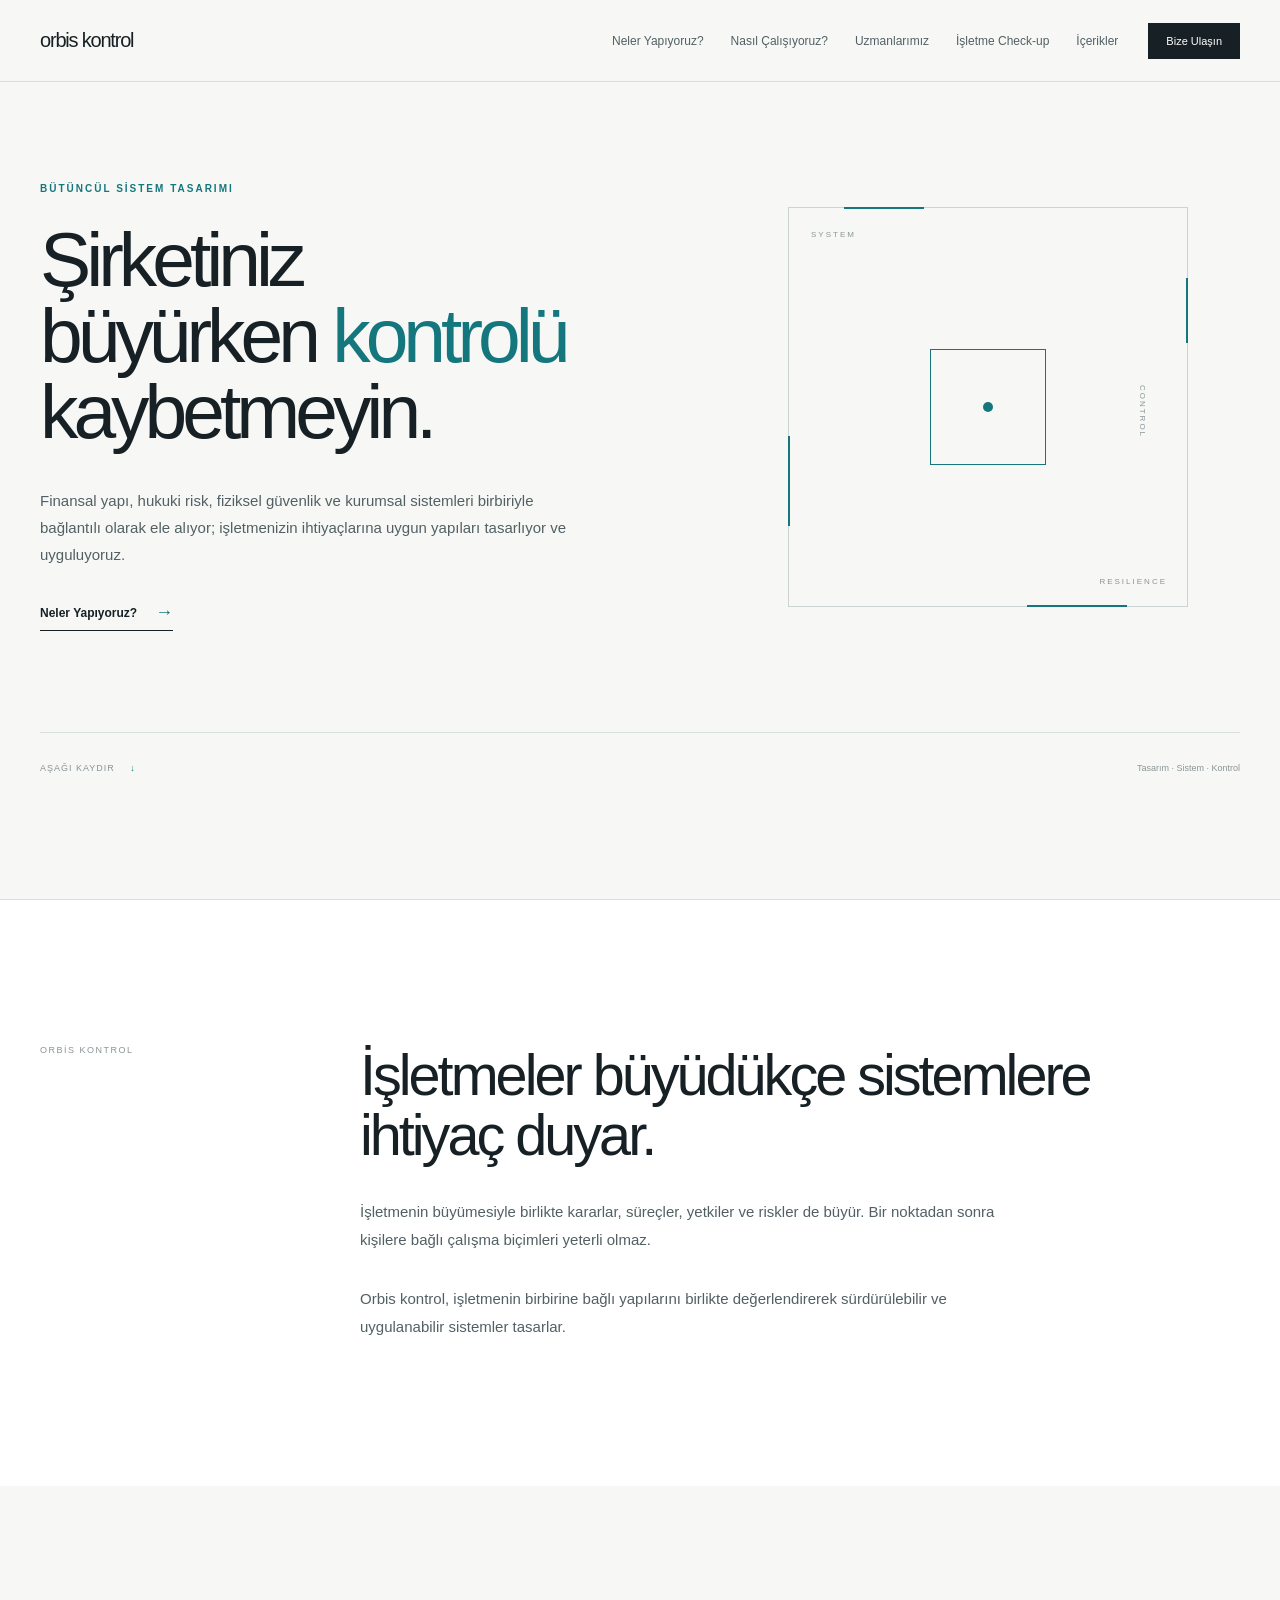
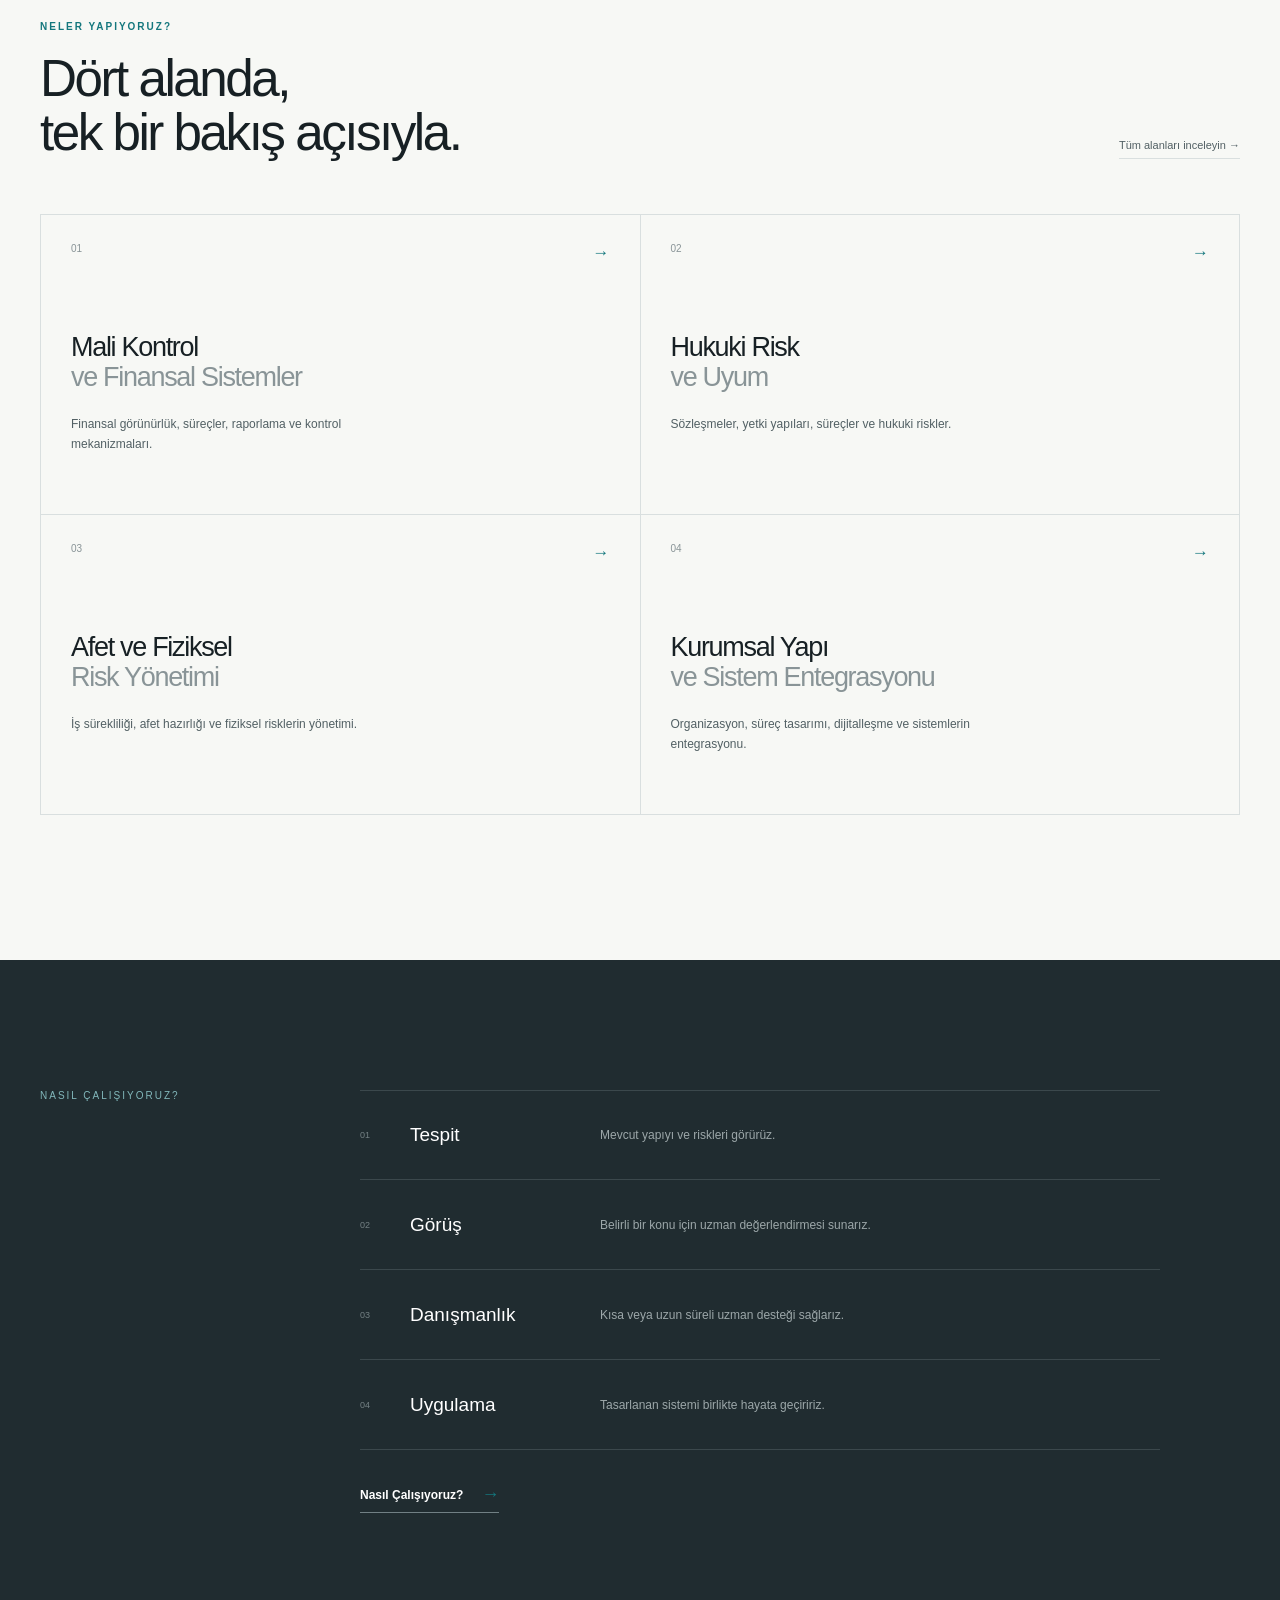
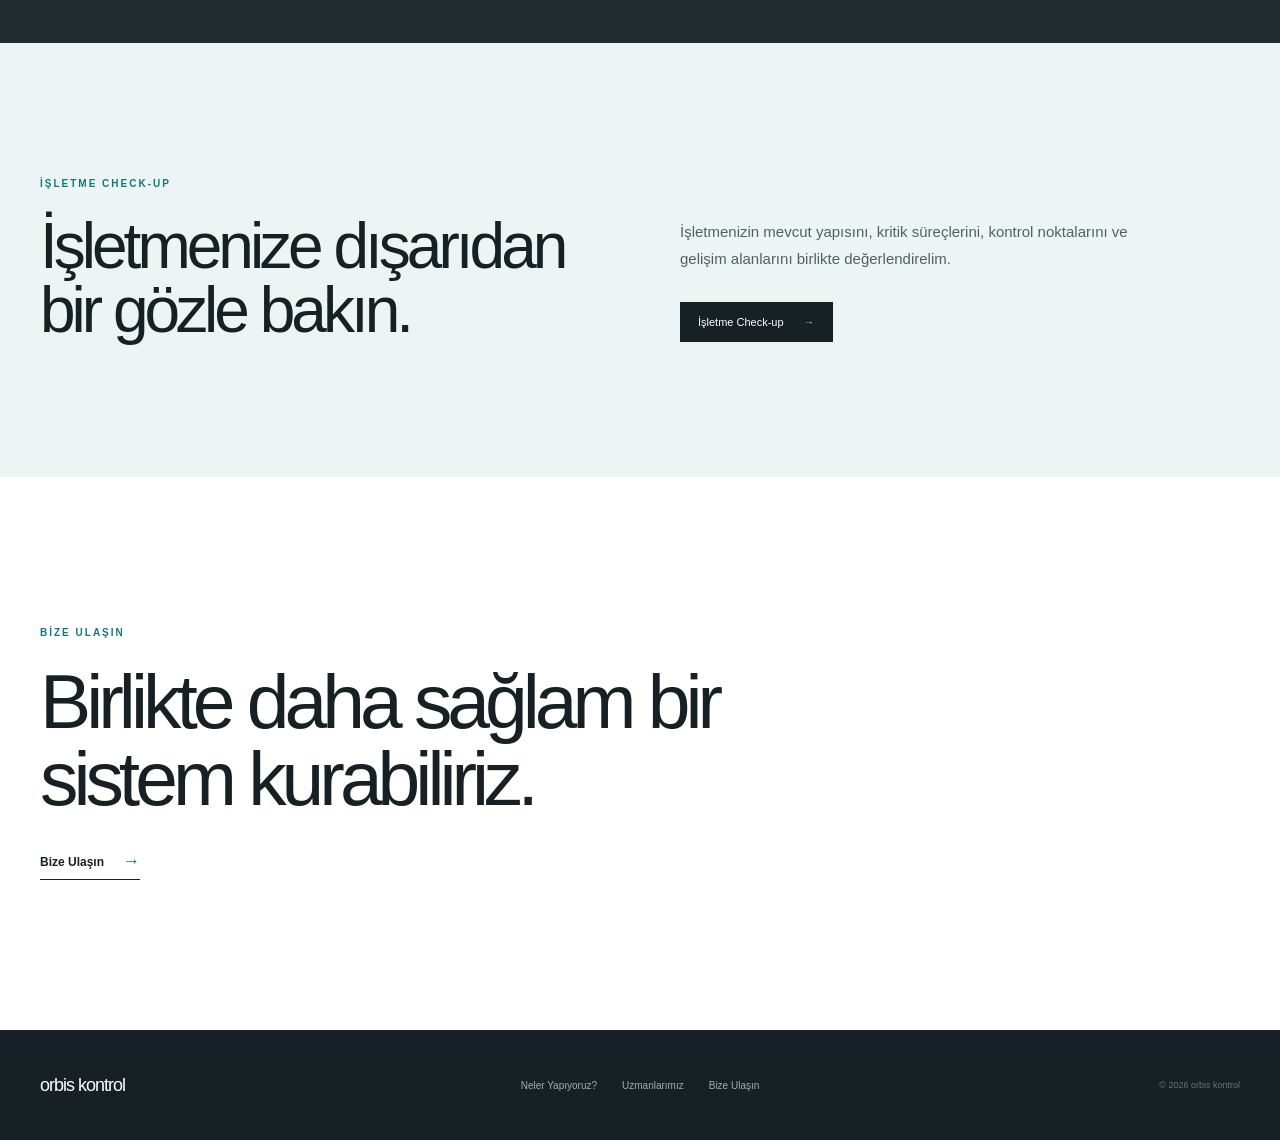
<file: index.html>
<!DOCTYPE html>
<html lang="tr">
<head>
    <meta charset="UTF-8">
    <meta name="viewport" content="width=device-width, initial-scale=1.0">

    <title>orbis kontrol</title>

    <meta name="description"
          content="orbis kontrol — bütüncül sistem tasarımı ve uygulama.">

    <link rel="stylesheet" href="./style.css?v=4">
</head>

<body>

<header class="header">
    <div class="header-inner">

        <a href="index.html" class="logo">orbis kontrol</a>

        <nav class="nav">
            <a href="hizmetler.html">Neler Yapıyoruz?</a>
            <a href="nasil-calisiyoruz.html">Nasıl Çalışıyoruz?</a>
            <a href="uzmanlar.html">Uzmanlarımız</a>
            <a href="checkup.html">İşletme Check-up</a>
            <a href="icerikler.html">İçerikler</a>
        </nav>

        <a href="bize-ulasin.html" class="contact-btn">
            Bize Ulaşın
        </a>

    </div>
</header>


<main>

    <!-- HERO -->

    <section class="hero">

        <div class="hero-inner">

            <div class="hero-left">

                <div class="eyebrow">
                    BÜTÜNCÜL SİSTEM TASARIMI
                </div>

                <h1>
                    Şirketiniz<br>
                    büyürken
                    <span>kontrolü</span><br>
                    kaybetmeyin.
                </h1>

                <p class="hero-text">
                    Finansal yapı, hukuki risk, fiziksel güvenlik
                    ve kurumsal sistemleri birbiriyle bağlantılı
                    olarak ele alıyor; işletmenizin ihtiyaçlarına
                    uygun yapıları tasarlıyor ve uyguluyoruz.
                </p>

                <a href="hizmetler.html" class="main-link">
                    Neler Yapıyoruz?
                    <span>→</span>
                </a>

            </div>


            <div class="hero-right">

                <div class="hero-frame">

                    <div class="frame-line line-top"></div>
                    <div class="frame-line line-right"></div>
                    <div class="frame-line line-bottom"></div>
                    <div class="frame-line line-left"></div>

                    <div class="frame-word word-1">
                        SYSTEM
                    </div>

                    <div class="frame-word word-2">
                        CONTROL
                    </div>

                    <div class="frame-word word-3">
                        RESILIENCE
                    </div>

                    <div class="frame-center">
                        <div class="center-dot"></div>
                    </div>

                </div>

            </div>

        </div>

        <div class="hero-bottom">

            <div class="hero-scroll">
                AŞAĞI KAYDIR
                <span>↓</span>
            </div>

            <div class="hero-note">
                Tasarım · Sistem · Kontrol
            </div>

        </div>

    </section>


    <!-- INTRO -->

    <section class="intro">

        <div class="intro-inner">

            <div class="intro-label">
                ORBİS KONTROL
            </div>

            <div class="intro-content">

                <h2>
                    İşletmeler büyüdükçe
                    sistemlere ihtiyaç duyar.
                </h2>

                <p>
                    İşletmenin büyümesiyle birlikte kararlar,
                    süreçler, yetkiler ve riskler de büyür.
                    Bir noktadan sonra kişilere bağlı çalışma
                    biçimleri yeterli olmaz.
                </p>

                <p>
                    Orbis kontrol, işletmenin birbirine bağlı
                    yapılarını birlikte değerlendirerek
                    sürdürülebilir ve uygulanabilir sistemler
                    tasarlar.
                </p>

            </div>

        </div>

    </section>


    <!-- SERVICES -->

    <section class="services">

        <div class="services-inner">

            <div class="services-heading">

                <div>
                    <div class="eyebrow">
                        NELER YAPIYORUZ?
                    </div>

                    <h2>
                        Dört alanda,<br>
                        tek bir bakış açısıyla.
                    </h2>
                </div>

                <a href="hizmetler.html" class="simple-link">
                    Tüm alanları inceleyin →
                </a>

            </div>


            <div class="services-grid">

                <a href="mali-kontrol.html" class="service-card">
                    <div class="service-top">
                        <span>01</span>
                        <span>→</span>
                    </div>

                    <h3>
                        Mali Kontrol<br>
                        <i>ve Finansal Sistemler</i>
                    </h3>

                    <p>
                        Finansal görünürlük, süreçler,
                        raporlama ve kontrol mekanizmaları.
                    </p>
                </a>


                <a href="hukuki-risk.html" class="service-card">
                    <div class="service-top">
                        <span>02</span>
                        <span>→</span>
                    </div>

                    <h3>
                        Hukuki Risk<br>
                        <i>ve Uyum</i>
                    </h3>

                    <p>
                        Sözleşmeler, yetki yapıları,
                        süreçler ve hukuki riskler.
                    </p>
                </a>


                <a href="afet-fiziksel-risk.html" class="service-card">
                    <div class="service-top">
                        <span>03</span>
                        <span>→</span>
                    </div>

                    <h3>
                        Afet ve Fiziksel<br>
                        <i>Risk Yönetimi</i>
                    </h3>

                    <p>
                        İş sürekliliği, afet hazırlığı
                        ve fiziksel risklerin yönetimi.
                    </p>
                </a>


                <a href="kurumsal-sistem.html" class="service-card">
                    <div class="service-top">
                        <span>04</span>
                        <span>→</span>
                    </div>

                    <h3>
                        Kurumsal Yapı<br>
                        <i>ve Sistem Entegrasyonu</i>
                    </h3>

                    <p>
                        Organizasyon, süreç tasarımı,
                        dijitalleşme ve sistemlerin entegrasyonu.
                    </p>
                </a>

            </div>

        </div>

    </section>


    <!-- METHOD -->

    <section class="method">

        <div class="method-inner">

            <div class="method-label">
                NASIL ÇALIŞIYORUZ?
            </div>

            <div class="method-content">

                <div class="method-line">
                    <span>01</span>
                    <strong>Tespit</strong>
                    <em>Mevcut yapıyı ve riskleri görürüz.</em>
                </div>

                <div class="method-line">
                    <span>02</span>
                    <strong>Görüş</strong>
                    <em>Belirli bir konu için uzman değerlendirmesi sunarız.</em>
                </div>

                <div class="method-line">
                    <span>03</span>
                    <strong>Danışmanlık</strong>
                    <em>Kısa veya uzun süreli uzman desteği sağlarız.</em>
                </div>

                <div class="method-line">
                    <span>04</span>
                    <strong>Uygulama</strong>
                    <em>Tasarlanan sistemi birlikte hayata geçiririz.</em>
                </div>

                <a href="nasil-calisiyoruz.html" class="main-link light-link">
                    Nasıl Çalışıyoruz?
                    <span>→</span>
                </a>

            </div>

        </div>

    </section>


    <!-- CHECKUP -->

    <section class="checkup">

        <div class="checkup-inner">

            <div class="checkup-title">
                <div class="eyebrow">
                    İŞLETME CHECK-UP
                </div>

                <h2>
                    İşletmenize
                    dışarıdan
                    bir gözle bakın.
                </h2>
            </div>

            <div class="checkup-right">

                <p>
                    İşletmenizin mevcut yapısını, kritik
                    süreçlerini, kontrol noktalarını ve
                    gelişim alanlarını birlikte değerlendirelim.
                </p>

                <a href="checkup.html" class="dark-btn">
                    İşletme Check-up
                    <span>→</span>
                </a>

            </div>

        </div>

    </section>


    <!-- CONTACT -->

    <section class="contact">

        <div class="contact-inner">

            <div class="eyebrow">
                BİZE ULAŞIN
            </div>

            <h2>
                Birlikte daha sağlam
                bir sistem kurabiliriz.
            </h2>

            <a href="bize-ulasin.html" class="main-link">
                Bize Ulaşın
                <span>→</span>
            </a>

        </div>

    </section>

</main>


<footer class="footer">

    <div class="footer-inner">

        <div class="footer-logo">
            orbis kontrol
        </div>

        <div class="footer-nav">
            <a href="hizmetler.html">Neler Yapıyoruz?</a>
            <a href="uzmanlar.html">Uzmanlarımız</a>
            <a href="bize-ulasin.html">Bize Ulaşın</a>
        </div>

        <div class="footer-copy">
            © 2026 orbis kontrol
        </div>

    </div>

</footer>

</body>
</html>
</file>
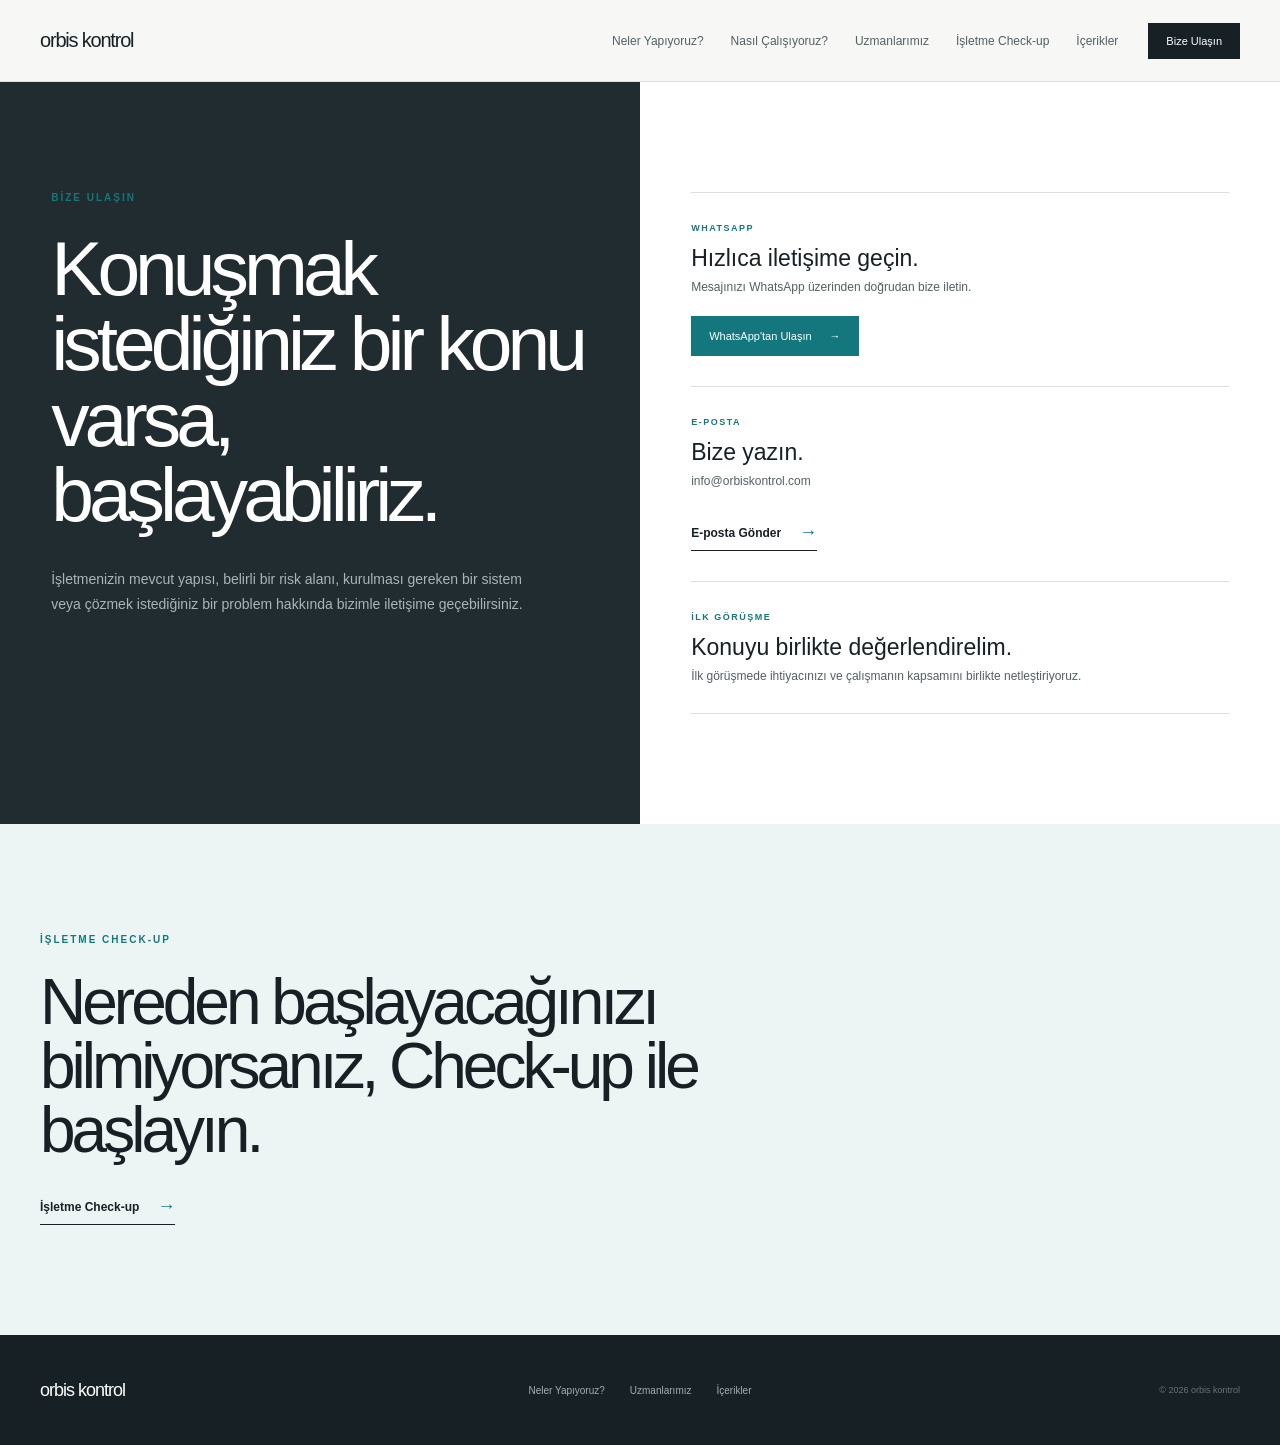
<file: bize-ulasin.html>
<!DOCTYPE html>
<html lang="tr">
<head>
<meta charset="UTF-8">
<meta name="viewport" content="width=device-width, initial-scale=1.0">
<title>Bize Ulaşın | orbis kontrol</title>
<link rel="stylesheet" href="./style.css?v=4">
<link rel="stylesheet" href="./inner-pages.css?v=1">
</head>

<body>

<header class="header">
<div class="header-inner">

<a href="index.html" class="logo">orbis kontrol</a>

<nav class="nav">
<a href="hizmetler.html">Neler Yapıyoruz?</a>
<a href="nasil-calisiyoruz.html">Nasıl Çalışıyoruz?</a>
<a href="uzmanlar.html">Uzmanlarımız</a>
<a href="checkup.html">İşletme Check-up</a>
<a href="icerikler.html">İçerikler</a>
</nav>

<a href="bize-ulasin.html" class="contact-btn">Bize Ulaşın</a>

</div>
</header>


<main>

<section class="contact-page">

<div class="contact-page-left">

<div class="page-section-label">
BİZE ULAŞIN
</div>

<h1>
Konuşmak
istediğiniz bir
konu varsa,
başlayabiliriz.
</h1>

<p>
İşletmenizin mevcut yapısı, belirli bir risk alanı,
kurulması gereken bir sistem veya çözmek istediğiniz
bir problem hakkında bizimle iletişime geçebilirsiniz.
</p>

</div>


<div class="contact-page-right">


<div class="contact-option">

<div class="contact-option-label">
WHATSAPP
</div>

<h3>
Hızlıca iletişime geçin.
</h3>

<p>
Mesajınızı WhatsApp üzerinden doğrudan bize iletin.
</p>

<!-- 90XXXXXXXXXX yerine gerçek numarayı yaz -->

<a
href="https://wa.me/90XXXXXXXXXX"
class="whatsapp-btn"
target="_blank"
rel="noopener">

WhatsApp'tan Ulaşın
<span>→</span>

</a>

</div>


<div class="contact-option">

<div class="contact-option-label">
E-POSTA
</div>

<h3>
Bize yazın.
</h3>

<p>
info@orbiskontrol.com
</p>

<a
href="mailto:info@orbiskontrol.com"
class="main-link">

E-posta Gönder
<span>→</span>

</a>

</div>


<div class="contact-option">

<div class="contact-option-label">
İLK GÖRÜŞME
</div>

<h3>
Konuyu birlikte değerlendirelim.
</h3>

<p>
İlk görüşmede ihtiyacınızı ve çalışmanın kapsamını
birlikte netleştiriyoruz.
</p>

</div>


</div>

</section>


<section class="page-cta">

<div class="page-cta-inner">

<div class="page-section-label">
İŞLETME CHECK-UP
</div>

<h2>
Nereden başlayacağınızı
bilmiyorsanız,
Check-up ile başlayın.
</h2>

<a href="checkup.html" class="main-link">
İşletme Check-up
<span>→</span>
</a>

</div>

</section>

</main>


<footer class="footer">
<div class="footer-inner">

<div class="footer-logo">orbis kontrol</div>

<div class="footer-nav">
<a href="hizmetler.html">Neler Yapıyoruz?</a>
<a href="uzmanlar.html">Uzmanlarımız</a>
<a href="icerikler.html">İçerikler</a>
</div>

<div class="footer-copy">© 2026 orbis kontrol</div>

</div>
</footer>

</body>
</html>
</file>
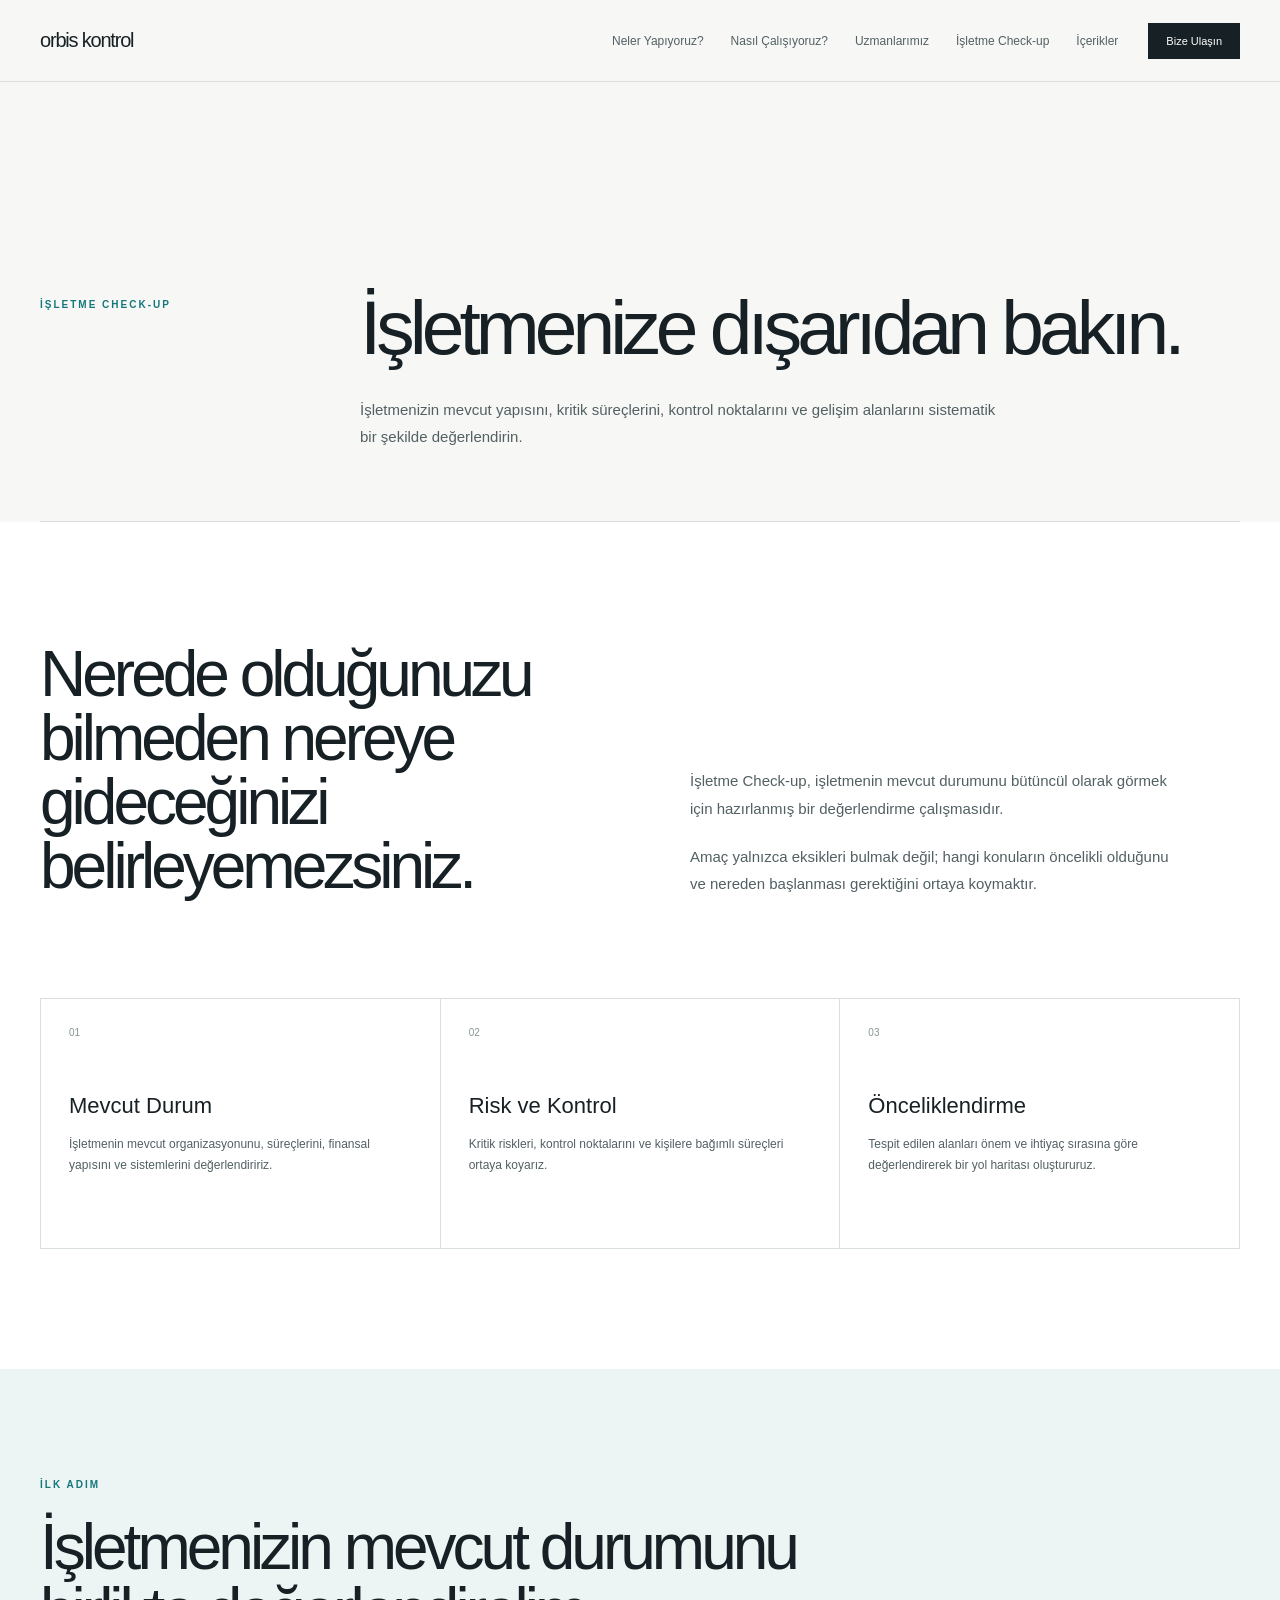
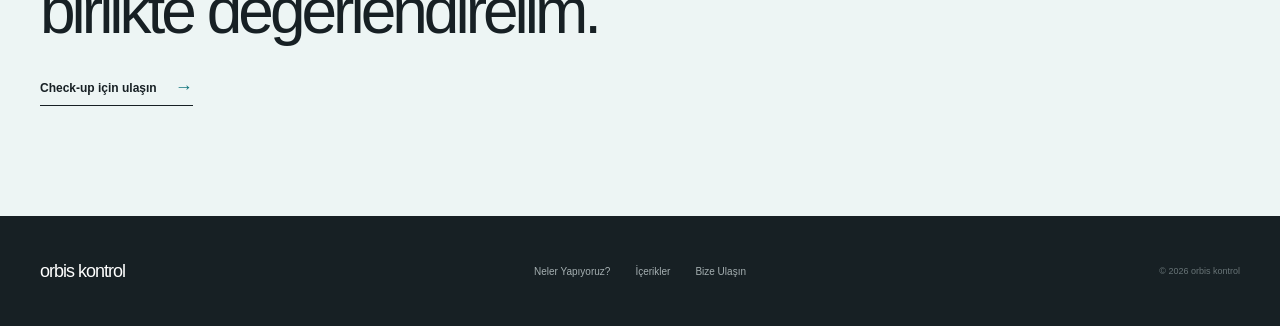
<file: checkup.html>
<!DOCTYPE html>
<html lang="tr">
<head>
<meta charset="UTF-8">
<meta name="viewport" content="width=device-width, initial-scale=1.0">
<title>İşletme Check-up | orbis kontrol</title>
<link rel="stylesheet" href="./style.css?v=4">
<link rel="stylesheet" href="./inner-pages.css?v=1">
</head>

<body>

<header class="header">
<div class="header-inner">

<a href="index.html" class="logo">orbis kontrol</a>

<nav class="nav">
<a href="hizmetler.html">Neler Yapıyoruz?</a>
<a href="nasil-calisiyoruz.html">Nasıl Çalışıyoruz?</a>
<a href="uzmanlar.html">Uzmanlarımız</a>
<a href="checkup.html">İşletme Check-up</a>
<a href="icerikler.html">İçerikler</a>
</nav>

<a href="bize-ulasin.html" class="contact-btn">Bize Ulaşın</a>

</div>
</header>


<main class="page">

<section class="page-hero">

<div class="page-hero-inner">

<div class="page-hero-label">
İŞLETME CHECK-UP
</div>

<div class="page-hero-content">

<h1>
İşletmenize
dışarıdan bakın.
</h1>

<p>
İşletmenizin mevcut yapısını, kritik süreçlerini,
kontrol noktalarını ve gelişim alanlarını sistematik
bir şekilde değerlendirin.
</p>

</div>

</div>

</section>


<section class="page-section white">

<div class="page-container">

<div class="checkup-intro">

<div>
<h2>
Nerede olduğunuzu
bilmeden nereye
gideceğinizi
belirleyemezsiniz.
</h2>
</div>

<div class="checkup-intro-text">

<p>
İşletme Check-up, işletmenin mevcut durumunu
bütüncül olarak görmek için hazırlanmış bir
değerlendirme çalışmasıdır.
</p>

<p style="margin-top:20px;">
Amaç yalnızca eksikleri bulmak değil; hangi konuların
öncelikli olduğunu ve nereden başlanması gerektiğini
ortaya koymaktır.
</p>

</div>

</div>


<div class="checkup-steps">

<div class="checkup-step">

<div class="checkup-step-number">01</div>

<h3>Mevcut Durum</h3>

<p>
İşletmenin mevcut organizasyonunu, süreçlerini,
finansal yapısını ve sistemlerini değerlendiririz.
</p>

</div>


<div class="checkup-step">

<div class="checkup-step-number">02</div>

<h3>Risk ve Kontrol</h3>

<p>
Kritik riskleri, kontrol noktalarını ve kişilere
bağımlı süreçleri ortaya koyarız.
</p>

</div>


<div class="checkup-step">

<div class="checkup-step-number">03</div>

<h3>Önceliklendirme</h3>

<p>
Tespit edilen alanları önem ve ihtiyaç sırasına
göre değerlendirerek bir yol haritası oluştururuz.
</p>

</div>

</div>

</div>

</section>


<section class="page-cta">

<div class="page-cta-inner">

<div class="page-section-label">
İLK ADIM
</div>

<h2>
İşletmenizin mevcut durumunu
birlikte değerlendirelim.
</h2>

<a href="bize-ulasin.html" class="main-link">
Check-up için ulaşın
<span>→</span>
</a>

</div>

</section>

</main>


<footer class="footer">
<div class="footer-inner">

<div class="footer-logo">orbis kontrol</div>

<div class="footer-nav">
<a href="hizmetler.html">Neler Yapıyoruz?</a>
<a href="icerikler.html">İçerikler</a>
<a href="bize-ulasin.html">Bize Ulaşın</a>
</div>

<div class="footer-copy">© 2026 orbis kontrol</div>

</div>
</footer>

</body>
</html>
</file>
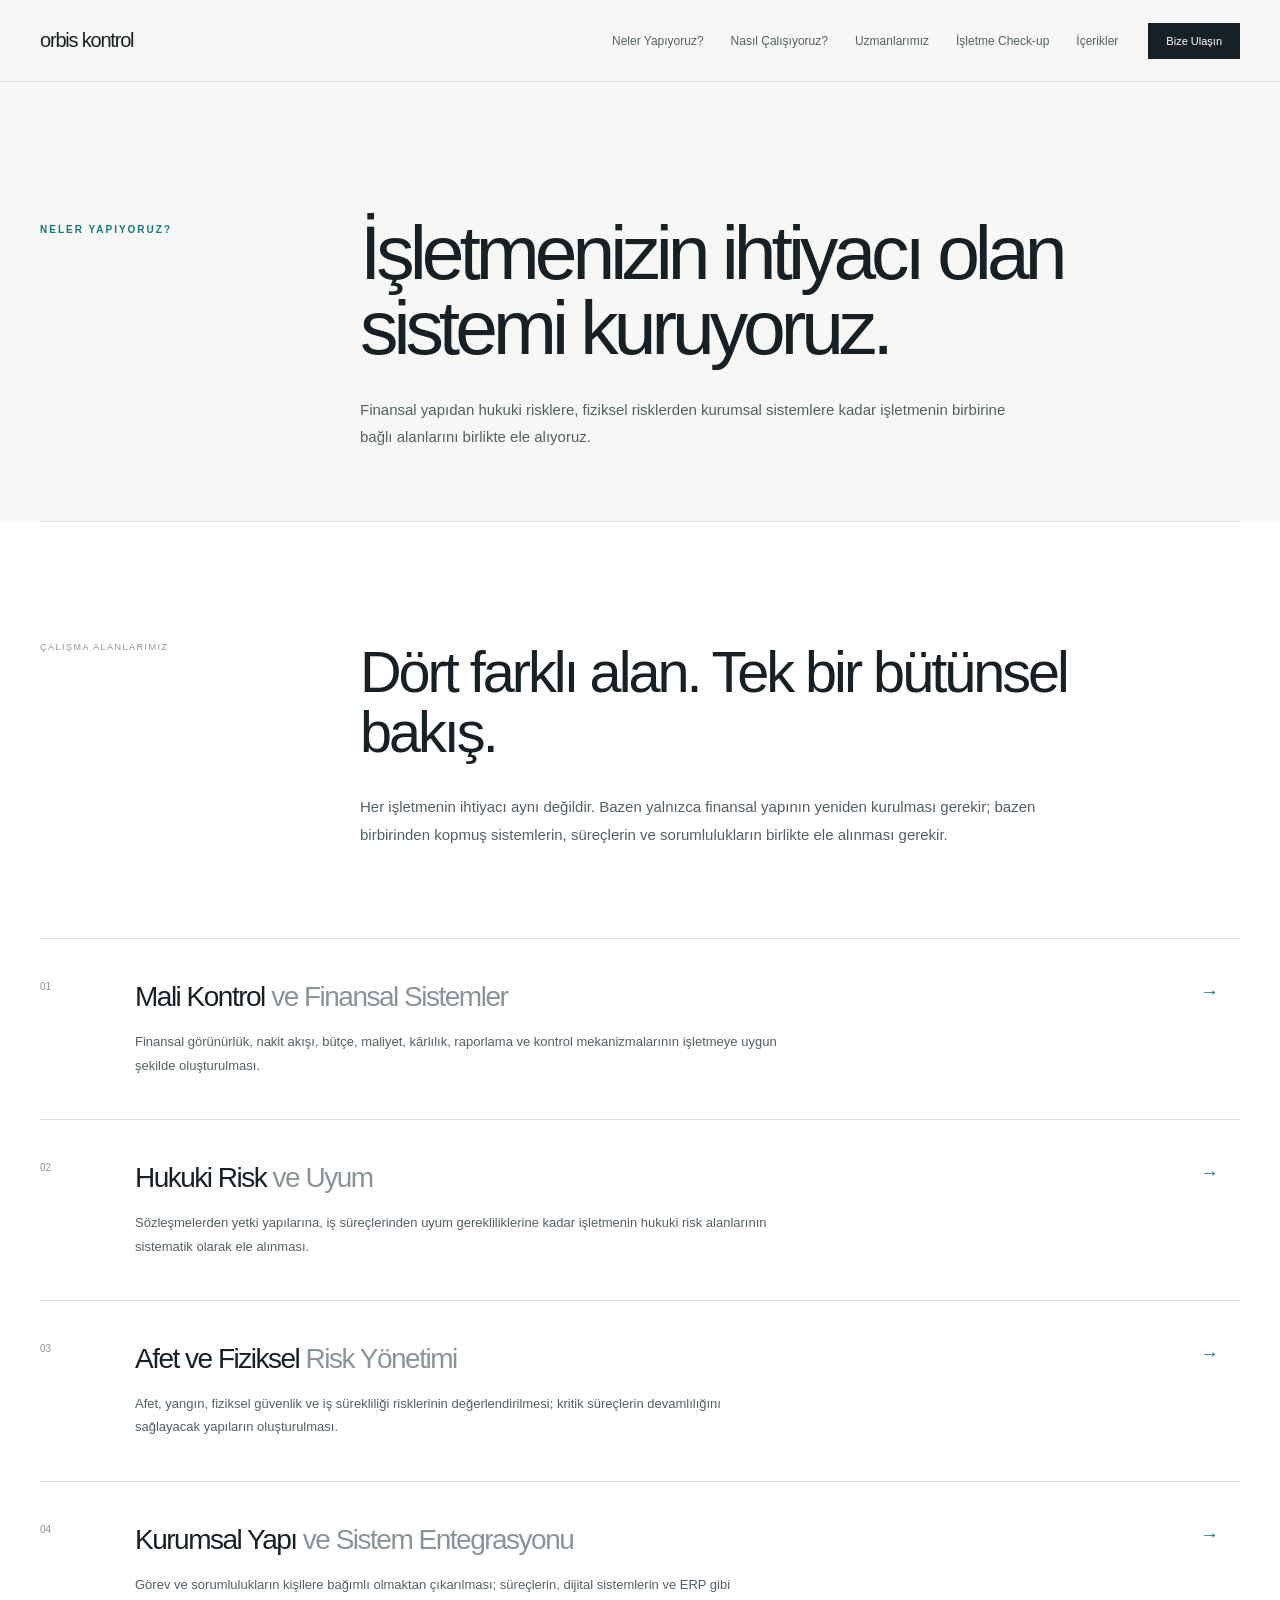
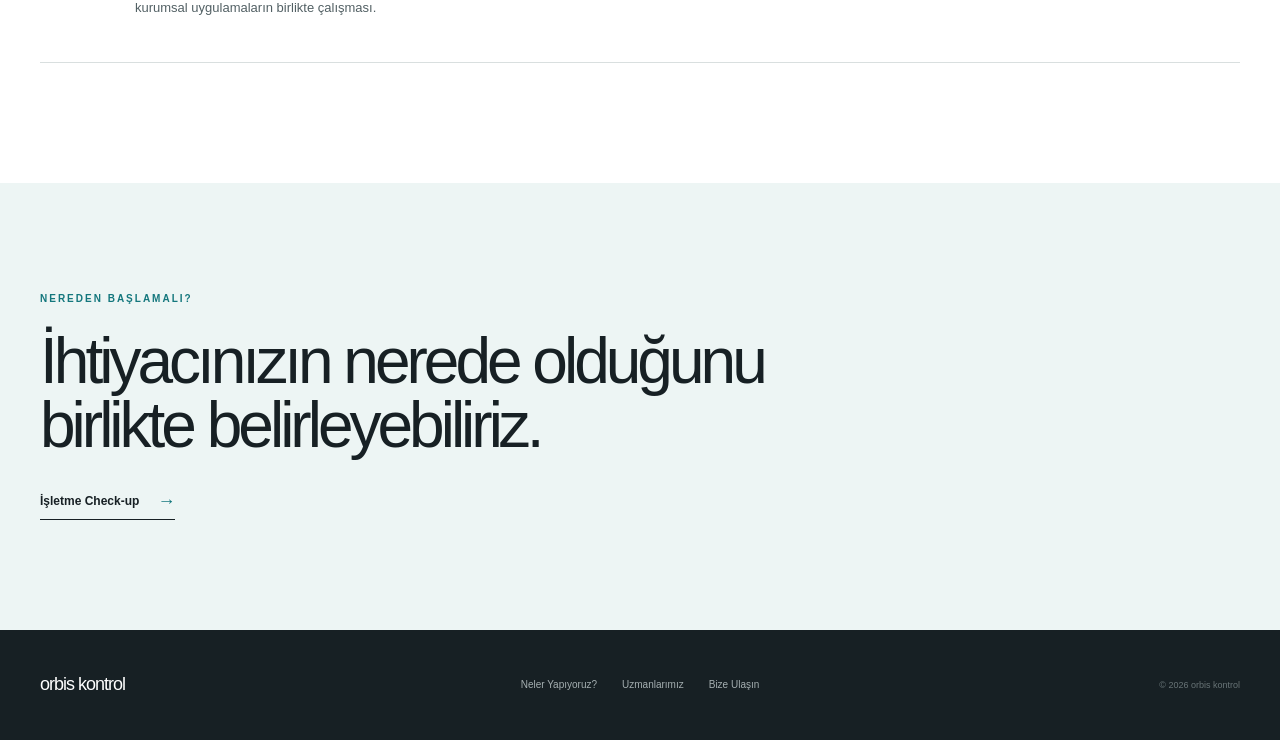
<file: hizmetler.html>
<!DOCTYPE html>
<html lang="tr">
<head>
<meta charset="UTF-8">
<meta name="viewport" content="width=device-width, initial-scale=1.0">
<title>Neler Yapıyoruz? | orbis kontrol</title>
<link rel="stylesheet" href="./style.css?v=4">
<link rel="stylesheet" href="./inner-pages.css?v=1">
</head>

<body>

<header class="header">
<div class="header-inner">

<a href="index.html" class="logo">orbis kontrol</a>

<nav class="nav">
<a href="hizmetler.html">Neler Yapıyoruz?</a>
<a href="nasil-calisiyoruz.html">Nasıl Çalışıyoruz?</a>
<a href="uzmanlar.html">Uzmanlarımız</a>
<a href="checkup.html">İşletme Check-up</a>
<a href="icerikler.html">İçerikler</a>
</nav>

<a href="bize-ulasin.html" class="contact-btn">Bize Ulaşın</a>

</div>
</header>


<main class="page">

<section class="page-hero">

<div class="page-hero-inner">

<div class="page-hero-label">
NELER YAPIYORUZ?
</div>

<div class="page-hero-content">

<h1>
İşletmenizin ihtiyacı
olan sistemi kuruyoruz.
</h1>

<p>
Finansal yapıdan hukuki risklere, fiziksel risklerden
kurumsal sistemlere kadar işletmenin birbirine bağlı
alanlarını birlikte ele alıyoruz.
</p>

</div>

</div>

</section>


<section class="page-section white">

<div class="page-container">

<div class="service-intro">

<div class="service-intro-label">
ÇALIŞMA ALANLARIMIZ
</div>

<div>

<h2>
Dört farklı alan.
Tek bir bütünsel bakış.
</h2>

<p>
Her işletmenin ihtiyacı aynı değildir. Bazen yalnızca
finansal yapının yeniden kurulması gerekir; bazen
birbirinden kopmuş sistemlerin, süreçlerin ve
sorumlulukların birlikte ele alınması gerekir.
</p>

</div>

</div>


<div class="area-list">

<a href="mali-kontrol.html" class="area">

<div class="area-number">01</div>

<div>
<h3>Mali Kontrol <span>ve Finansal Sistemler</span></h3>
<p>
Finansal görünürlük, nakit akışı, bütçe, maliyet,
kârlılık, raporlama ve kontrol mekanizmalarının
işletmeye uygun şekilde oluşturulması.
</p>
</div>

<div class="area-arrow">→</div>

</a>


<a href="hukuki-risk.html" class="area">

<div class="area-number">02</div>

<div>
<h3>Hukuki Risk <span>ve Uyum</span></h3>
<p>
Sözleşmelerden yetki yapılarına, iş süreçlerinden
uyum gerekliliklerine kadar işletmenin hukuki risk
alanlarının sistematik olarak ele alınması.
</p>
</div>

<div class="area-arrow">→</div>

</a>


<a href="afet-fiziksel-risk.html" class="area">

<div class="area-number">03</div>

<div>
<h3>Afet ve Fiziksel <span>Risk Yönetimi</span></h3>
<p>
Afet, yangın, fiziksel güvenlik ve iş sürekliliği
risklerinin değerlendirilmesi; kritik süreçlerin
devamlılığını sağlayacak yapıların oluşturulması.
</p>
</div>

<div class="area-arrow">→</div>

</a>


<a href="kurumsal-sistem.html" class="area">

<div class="area-number">04</div>

<div>
<h3>Kurumsal Yapı <span>ve Sistem Entegrasyonu</span></h3>
<p>
Görev ve sorumlulukların kişilere bağımlı olmaktan
çıkarılması; süreçlerin, dijital sistemlerin ve
ERP gibi kurumsal uygulamaların birlikte çalışması.
</p>
</div>

<div class="area-arrow">→</div>

</a>

</div>

</div>

</section>


<section class="page-cta">

<div class="page-cta-inner">

<div class="page-section-label">
NEREDEN BAŞLAMALI?
</div>

<h2>
İhtiyacınızın nerede olduğunu
birlikte belirleyebiliriz.
</h2>

<a href="checkup.html" class="main-link">
İşletme Check-up
<span>→</span>
</a>

</div>

</section>

</main>


<footer class="footer">
<div class="footer-inner">

<div class="footer-logo">orbis kontrol</div>

<div class="footer-nav">
<a href="hizmetler.html">Neler Yapıyoruz?</a>
<a href="uzmanlar.html">Uzmanlarımız</a>
<a href="bize-ulasin.html">Bize Ulaşın</a>
</div>

<div class="footer-copy">© 2026 orbis kontrol</div>

</div>
</footer>

</body>
</html>
</file>
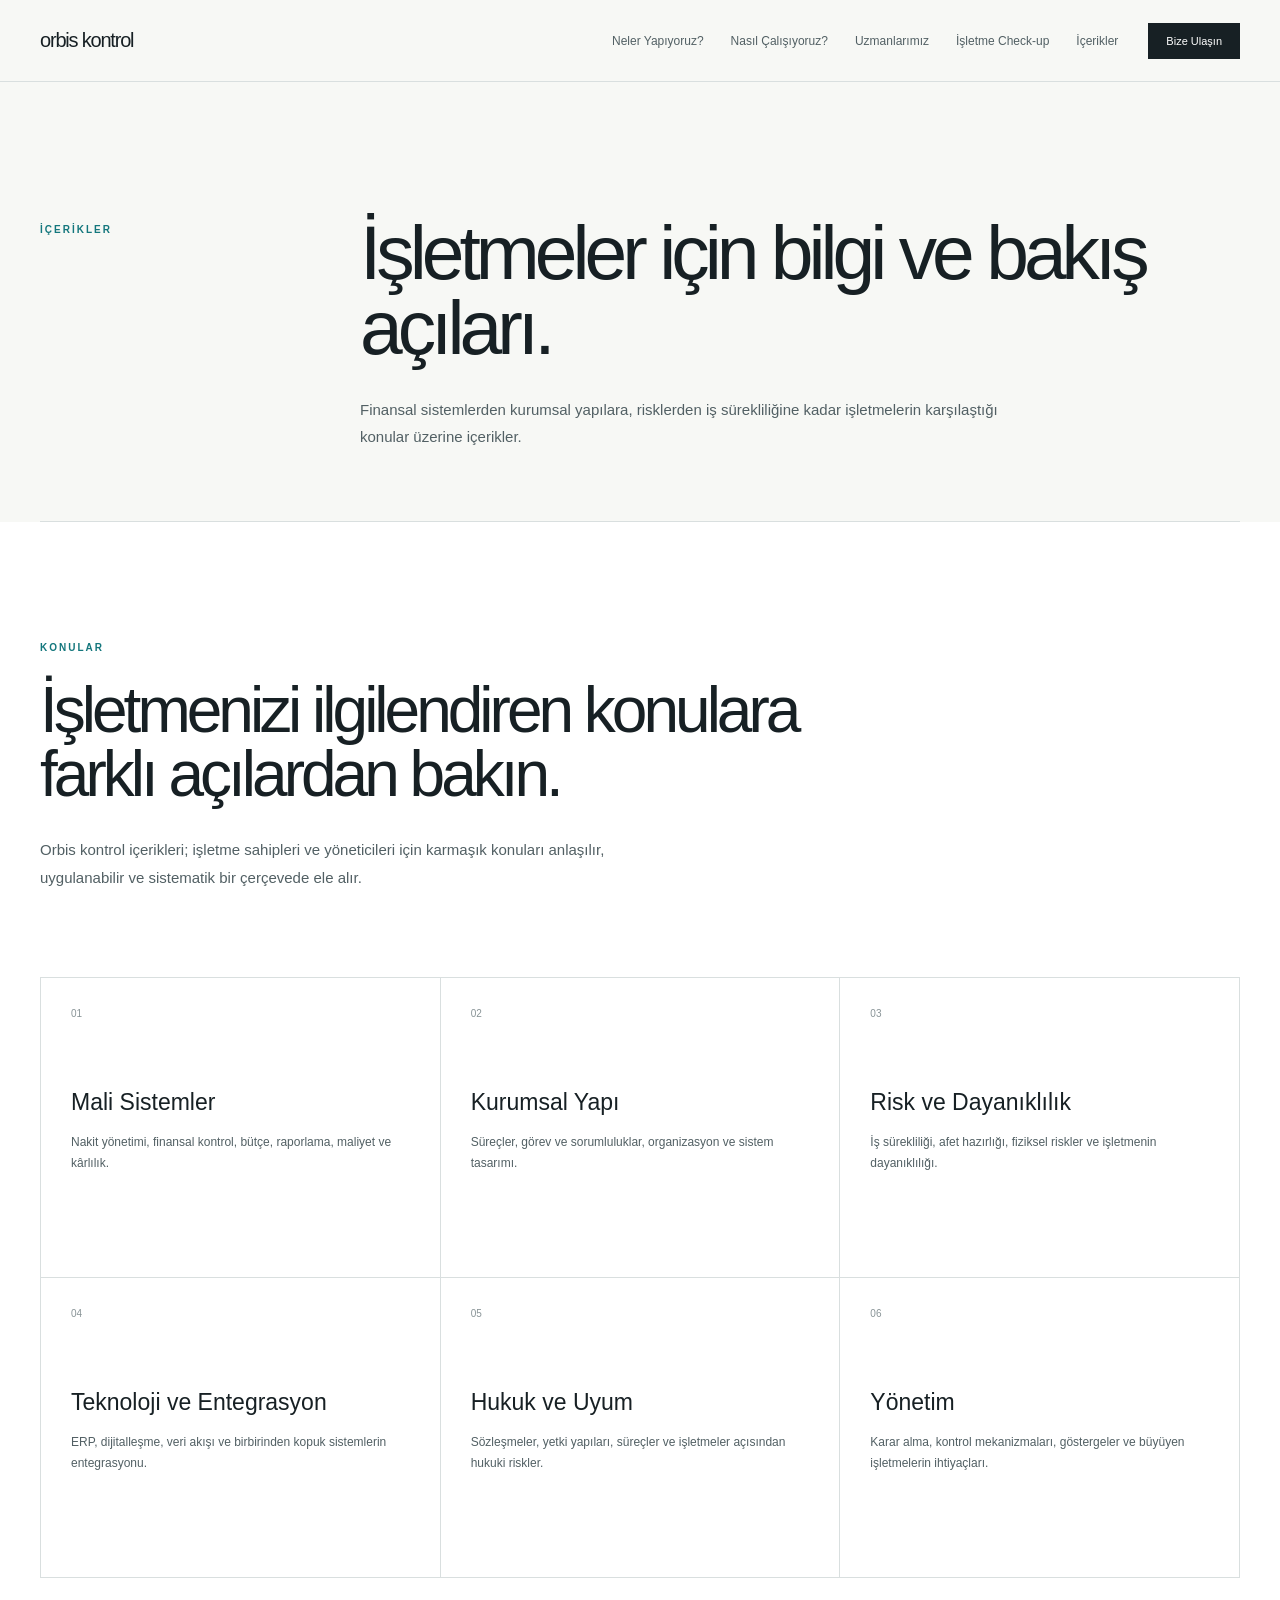
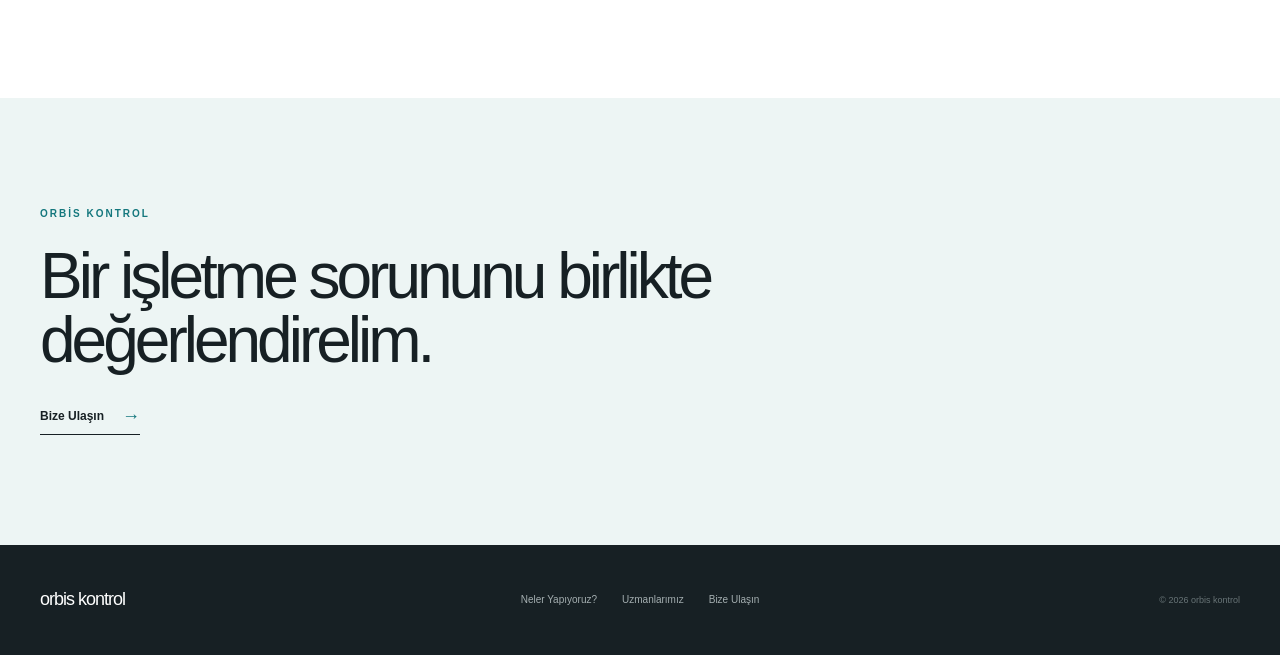
<file: icerikler.html>
<!DOCTYPE html>
<html lang="tr">
<head>
<meta charset="UTF-8">
<meta name="viewport" content="width=device-width, initial-scale=1.0">
<title>İçerikler | orbis kontrol</title>
<link rel="stylesheet" href="./style.css?v=4">
<link rel="stylesheet" href="./inner-pages.css?v=1">
</head>

<body>

<header class="header">
<div class="header-inner">

<a href="index.html" class="logo">orbis kontrol</a>

<nav class="nav">
<a href="hizmetler.html">Neler Yapıyoruz?</a>
<a href="nasil-calisiyoruz.html">Nasıl Çalışıyoruz?</a>
<a href="uzmanlar.html">Uzmanlarımız</a>
<a href="checkup.html">İşletme Check-up</a>
<a href="icerikler.html">İçerikler</a>
</nav>

<a href="bize-ulasin.html" class="contact-btn">Bize Ulaşın</a>

</div>
</header>


<main class="page">

<section class="page-hero">

<div class="page-hero-inner">

<div class="page-hero-label">
İÇERİKLER
</div>

<div class="page-hero-content">

<h1>
İşletmeler için
bilgi ve bakış açıları.
</h1>

<p>
Finansal sistemlerden kurumsal yapılara, risklerden
iş sürekliliğine kadar işletmelerin karşılaştığı
konular üzerine içerikler.
</p>

</div>

</div>

</section>


<section class="page-section white">

<div class="page-container">

<div class="content-intro">

<div class="page-section-label">
KONULAR
</div>

<h2>
İşletmenizi ilgilendiren
konulara farklı açılardan bakın.
</h2>

<p>
Orbis kontrol içerikleri; işletme sahipleri ve
yöneticileri için karmaşık konuları anlaşılır,
uygulanabilir ve sistematik bir çerçevede ele alır.
</p>

</div>


<div class="content-categories">

<div class="content-category">

<div class="content-category-number">01</div>

<h3>Mali Sistemler</h3>

<p>
Nakit yönetimi, finansal kontrol, bütçe,
raporlama, maliyet ve kârlılık.
</p>

</div>


<div class="content-category">

<div class="content-category-number">02</div>

<h3>Kurumsal Yapı</h3>

<p>
Süreçler, görev ve sorumluluklar,
organizasyon ve sistem tasarımı.
</p>

</div>


<div class="content-category">

<div class="content-category-number">03</div>

<h3>Risk ve Dayanıklılık</h3>

<p>
İş sürekliliği, afet hazırlığı, fiziksel riskler
ve işletmenin dayanıklılığı.
</p>

</div>


<div class="content-category">

<div class="content-category-number">04</div>

<h3>Teknoloji ve Entegrasyon</h3>

<p>
ERP, dijitalleşme, veri akışı ve birbirinden
kopuk sistemlerin entegrasyonu.
</p>

</div>


<div class="content-category">

<div class="content-category-number">05</div>

<h3>Hukuk ve Uyum</h3>

<p>
Sözleşmeler, yetki yapıları, süreçler ve
işletmeler açısından hukuki riskler.
</p>

</div>


<div class="content-category">

<div class="content-category-number">06</div>

<h3>Yönetim</h3>

<p>
Karar alma, kontrol mekanizmaları, göstergeler
ve büyüyen işletmelerin ihtiyaçları.
</p>

</div>

</div>

</div>

</section>


<section class="page-cta">

<div class="page-cta-inner">

<div class="page-section-label">
ORBİS KONTROL
</div>

<h2>
Bir işletme sorununu
birlikte değerlendirelim.
</h2>

<a href="bize-ulasin.html" class="main-link">
Bize Ulaşın
<span>→</span>
</a>

</div>

</section>

</main>


<footer class="footer">
<div class="footer-inner">

<div class="footer-logo">orbis kontrol</div>

<div class="footer-nav">
<a href="hizmetler.html">Neler Yapıyoruz?</a>
<a href="uzmanlar.html">Uzmanlarımız</a>
<a href="bize-ulasin.html">Bize Ulaşın</a>
</div>

<div class="footer-copy">© 2026 orbis kontrol</div>

</div>
</footer>

</body>
</html>
</file>
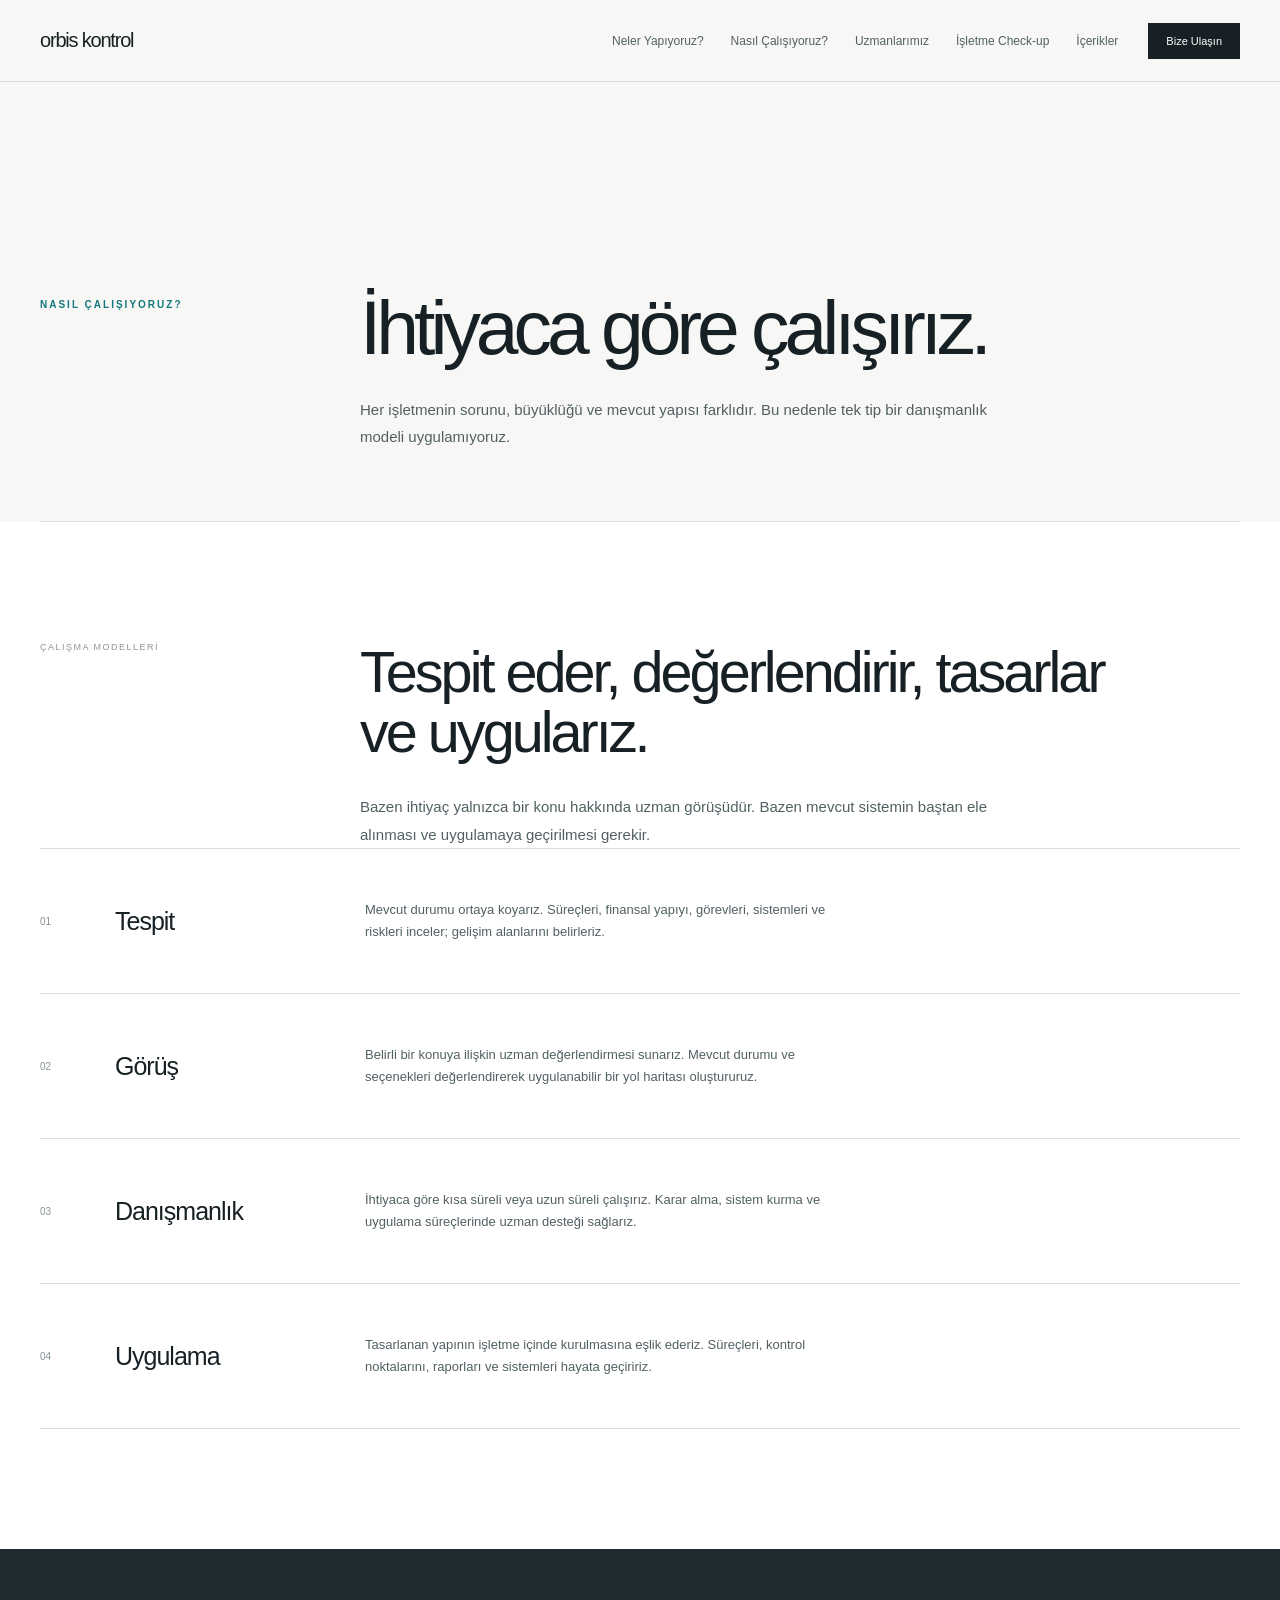
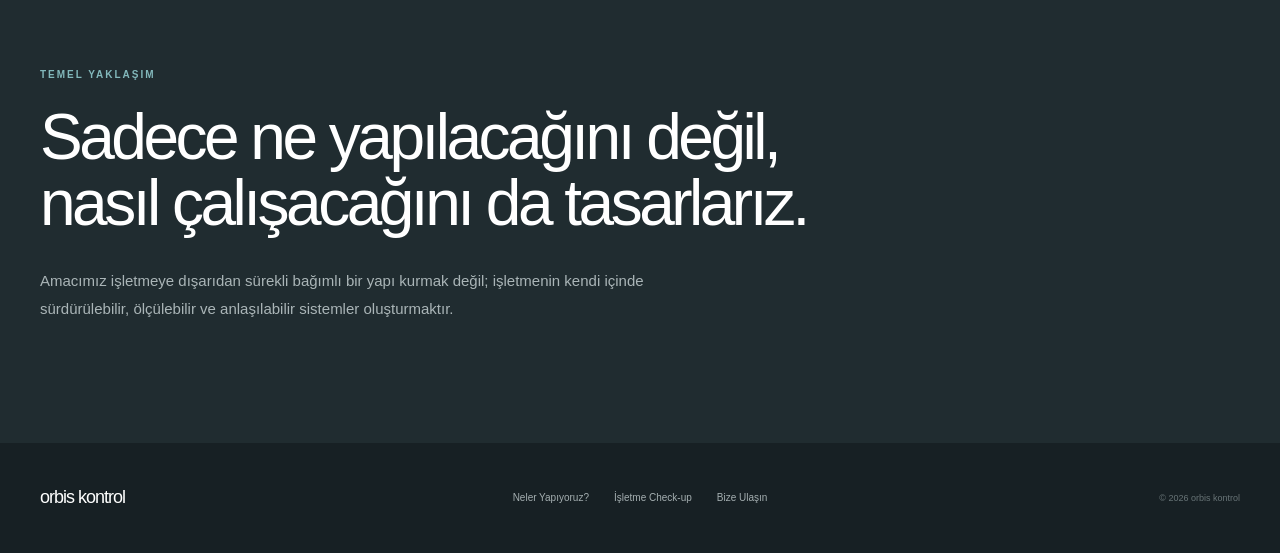
<file: nasil-calisiyoruz.html>
<!DOCTYPE html>
<html lang="tr">
<head>
<meta charset="UTF-8">
<meta name="viewport" content="width=device-width, initial-scale=1.0">
<title>Nasıl Çalışıyoruz? | orbis kontrol</title>
<link rel="stylesheet" href="./style.css?v=4">
<link rel="stylesheet" href="./inner-pages.css?v=1">
</head>

<body>

<header class="header">
<div class="header-inner">

<a href="index.html" class="logo">orbis kontrol</a>

<nav class="nav">
<a href="hizmetler.html">Neler Yapıyoruz?</a>
<a href="nasil-calisiyoruz.html">Nasıl Çalışıyoruz?</a>
<a href="uzmanlar.html">Uzmanlarımız</a>
<a href="checkup.html">İşletme Check-up</a>
<a href="icerikler.html">İçerikler</a>
</nav>

<a href="bize-ulasin.html" class="contact-btn">Bize Ulaşın</a>

</div>
</header>


<main class="page">

<section class="page-hero">

<div class="page-hero-inner">

<div class="page-hero-label">
NASIL ÇALIŞIYORUZ?
</div>

<div class="page-hero-content">

<h1>
İhtiyaca göre
çalışırız.
</h1>

<p>
Her işletmenin sorunu, büyüklüğü ve mevcut yapısı
farklıdır. Bu nedenle tek tip bir danışmanlık modeli
uygulamıyoruz.
</p>

</div>

</div>

</section>


<section class="page-section white">

<div class="page-container">

<div class="service-intro">

<div class="service-intro-label">
ÇALIŞMA MODELLERİ
</div>

<div>

<h2>
Tespit eder,
değerlendirir,
tasarlar ve uygularız.
</h2>

<p>
Bazen ihtiyaç yalnızca bir konu hakkında uzman
görüşüdür. Bazen mevcut sistemin baştan ele alınması
ve uygulamaya geçirilmesi gerekir.
</p>

</div>

</div>


<div class="method-page-list">

<div class="method-page-row">

<div class="number">01</div>

<h3>Tespit</h3>

<p>
Mevcut durumu ortaya koyarız. Süreçleri, finansal
yapıyı, görevleri, sistemleri ve riskleri inceler;
gelişim alanlarını belirleriz.
</p>

</div>


<div class="method-page-row">

<div class="number">02</div>

<h3>Görüş</h3>

<p>
Belirli bir konuya ilişkin uzman değerlendirmesi
sunarız. Mevcut durumu ve seçenekleri değerlendirerek
uygulanabilir bir yol haritası oluştururuz.
</p>

</div>


<div class="method-page-row">

<div class="number">03</div>

<h3>Danışmanlık</h3>

<p>
İhtiyaca göre kısa süreli veya uzun süreli çalışırız.
Karar alma, sistem kurma ve uygulama süreçlerinde
uzman desteği sağlarız.
</p>

</div>


<div class="method-page-row">

<div class="number">04</div>

<h3>Uygulama</h3>

<p>
Tasarlanan yapının işletme içinde kurulmasına
eşlik ederiz. Süreçleri, kontrol noktalarını,
raporları ve sistemleri hayata geçiririz.
</p>

</div>

</div>

</div>

</section>


<section class="page-section dark-section">

<div class="page-container">

<div class="page-section-label">
TEMEL YAKLAŞIM
</div>

<div class="experts-intro">

<h2>
Sadece ne yapılacağını
değil, nasıl çalışacağını
da tasarlarız.
</h2>

<p style="color:#aab5b7;">
Amacımız işletmeye dışarıdan sürekli bağımlı bir yapı
kurmak değil; işletmenin kendi içinde sürdürülebilir,
ölçülebilir ve anlaşılabilir sistemler oluşturmaktır.
</p>

</div>

</div>

</section>

</main>


<footer class="footer">
<div class="footer-inner">

<div class="footer-logo">orbis kontrol</div>

<div class="footer-nav">
<a href="hizmetler.html">Neler Yapıyoruz?</a>
<a href="checkup.html">İşletme Check-up</a>
<a href="bize-ulasin.html">Bize Ulaşın</a>
</div>

<div class="footer-copy">© 2026 orbis kontrol</div>

</div>
</footer>

</body>
</html>
</file>
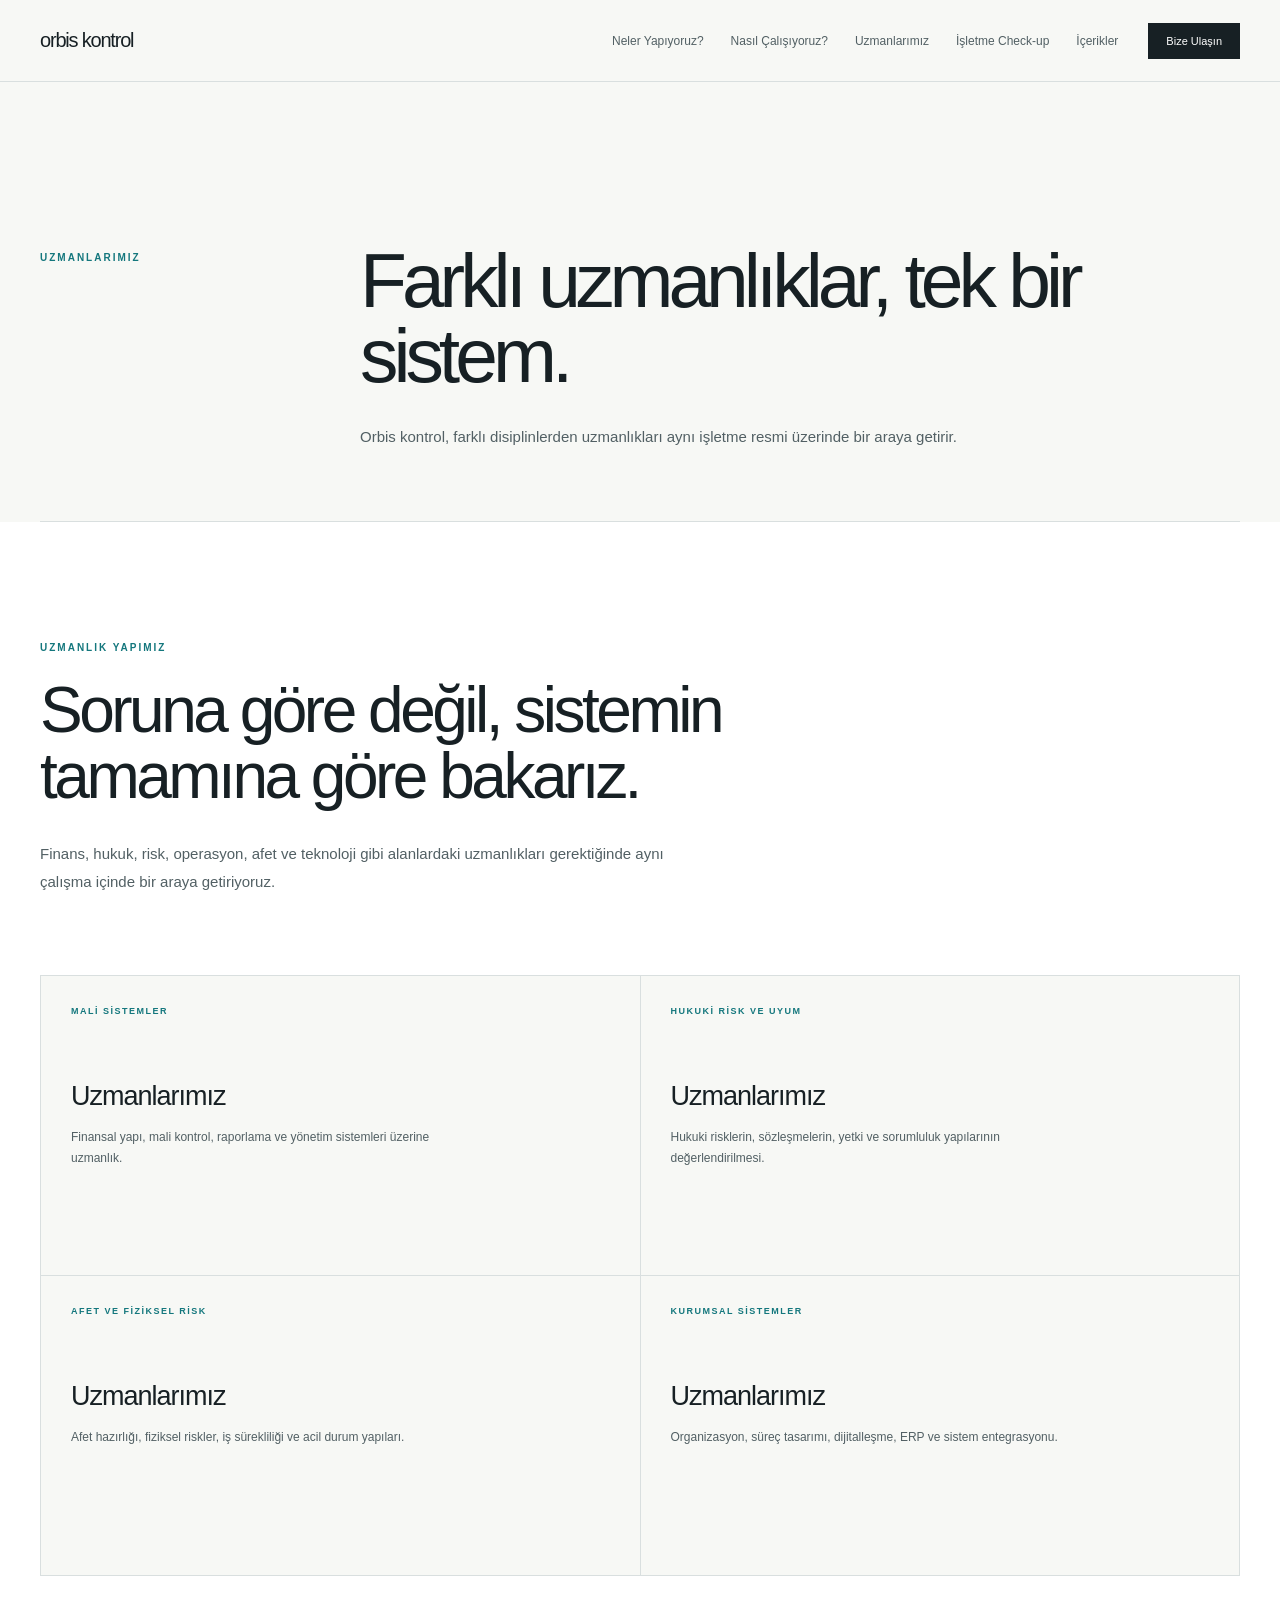
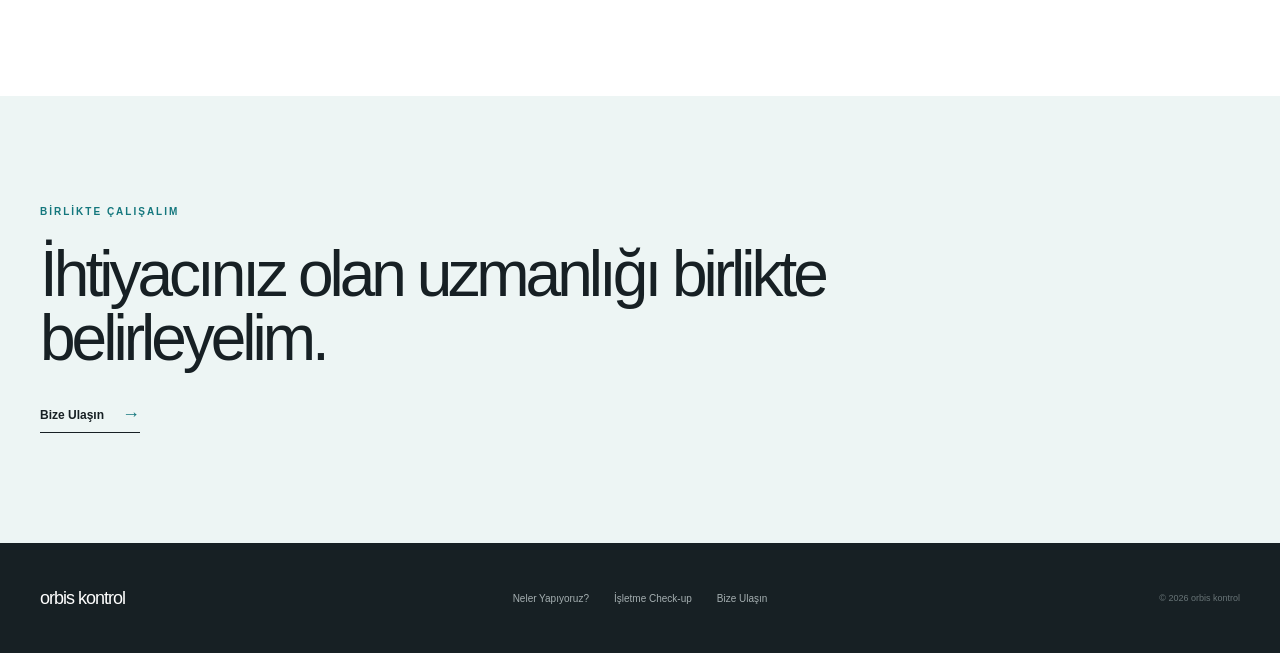
<file: uzmanlar.html>
<!DOCTYPE html>
<html lang="tr">
<head>
<meta charset="UTF-8">
<meta name="viewport" content="width=device-width, initial-scale=1.0">
<title>Uzmanlarımız | orbis kontrol</title>
<link rel="stylesheet" href="./style.css?v=4">
<link rel="stylesheet" href="./inner-pages.css?v=1">
</head>

<body>

<header class="header">
<div class="header-inner">

<a href="index.html" class="logo">orbis kontrol</a>

<nav class="nav">
<a href="hizmetler.html">Neler Yapıyoruz?</a>
<a href="nasil-calisiyoruz.html">Nasıl Çalışıyoruz?</a>
<a href="uzmanlar.html">Uzmanlarımız</a>
<a href="checkup.html">İşletme Check-up</a>
<a href="icerikler.html">İçerikler</a>
</nav>

<a href="bize-ulasin.html" class="contact-btn">Bize Ulaşın</a>

</div>
</header>


<main class="page">

<section class="page-hero">

<div class="page-hero-inner">

<div class="page-hero-label">
UZMANLARIMIZ
</div>

<div class="page-hero-content">

<h1>
Farklı uzmanlıklar,
tek bir sistem.
</h1>

<p>
Orbis kontrol, farklı disiplinlerden uzmanlıkları
aynı işletme resmi üzerinde bir araya getirir.
</p>

</div>

</div>

</section>


<section class="page-section white">

<div class="page-container">

<div class="experts-intro">

<div class="page-section-label">
UZMANLIK YAPIMIZ
</div>

<h2>
Soruna göre değil,
sistemin tamamına göre bakarız.
</h2>

<p>
Finans, hukuk, risk, operasyon, afet ve teknoloji gibi
alanlardaki uzmanlıkları gerektiğinde aynı çalışma
içinde bir araya getiriyoruz.
</p>

</div>


<div class="experts-grid">

<!-- İSİMLER BURAYA EKLENECEK -->

<div class="expert">

<div class="expert-role">
MALİ SİSTEMLER
</div>

<div class="expert-name">
Uzmanlarımız
</div>

<div class="expert-description">
Finansal yapı, mali kontrol, raporlama ve
yönetim sistemleri üzerine uzmanlık.
</div>

</div>


<div class="expert">

<div class="expert-role">
HUKUKİ RİSK VE UYUM
</div>

<div class="expert-name">
Uzmanlarımız
</div>

<div class="expert-description">
Hukuki risklerin, sözleşmelerin, yetki ve
sorumluluk yapılarının değerlendirilmesi.
</div>

</div>


<div class="expert">

<div class="expert-role">
AFET VE FİZİKSEL RİSK
</div>

<div class="expert-name">
Uzmanlarımız
</div>

<div class="expert-description">
Afet hazırlığı, fiziksel riskler, iş sürekliliği
ve acil durum yapıları.
</div>

</div>


<div class="expert">

<div class="expert-role">
KURUMSAL SİSTEMLER
</div>

<div class="expert-name">
Uzmanlarımız
</div>

<div class="expert-description">
Organizasyon, süreç tasarımı, dijitalleşme,
ERP ve sistem entegrasyonu.
</div>

</div>

</div>

</div>

</section>


<section class="page-cta">

<div class="page-cta-inner">

<div class="page-section-label">
BİRLİKTE ÇALIŞALIM
</div>

<h2>
İhtiyacınız olan uzmanlığı
birlikte belirleyelim.
</h2>

<a href="bize-ulasin.html" class="main-link">
Bize Ulaşın
<span>→</span>
</a>

</div>

</section>

</main>


<footer class="footer">
<div class="footer-inner">

<div class="footer-logo">orbis kontrol</div>

<div class="footer-nav">
<a href="hizmetler.html">Neler Yapıyoruz?</a>
<a href="checkup.html">İşletme Check-up</a>
<a href="bize-ulasin.html">Bize Ulaşın</a>
</div>

<div class="footer-copy">© 2026 orbis kontrol</div>

</div>
</footer>

</body>
</html>
</file>
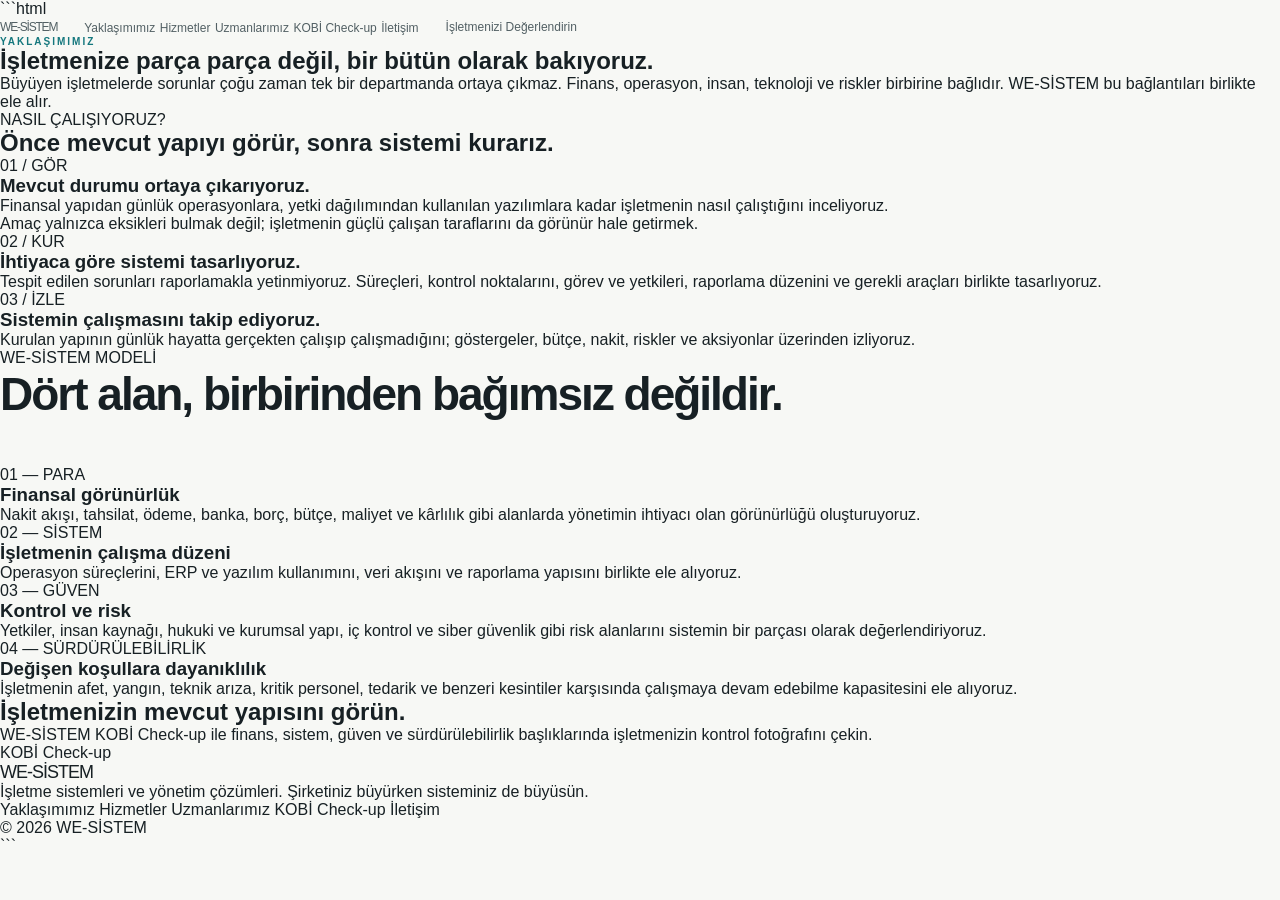
<file: yaklasim.html>
```html
<!DOCTYPE html>
<html lang="tr">

<head>

<meta charset="UTF-8">
<meta name="viewport" content="width=device-width, initial-scale=1.0">

<title>Yaklaşımımız | WE-SİSTEM</title>

<meta name="description" content="WE-SİSTEM'in işletme sistemleri yaklaşımı. Gör, Kur, İzle.">

<link rel="stylesheet" href="style.css">

</head>


<body>


<header>

<div class="container nav">

<a href="index.html" class="logo">

<span class="logo-symbol">
<span></span>
<span></span>
<span></span>
<span></span>
</span>

WE-SİSTEM

</a>


<nav class="menu">

<a href="yaklasim.html">Yaklaşımımız</a>

<a href="hizmetler.html">Hizmetler</a>

<a href="uzmanlar.html">Uzmanlarımız</a>

<a href="checkup.html">KOBİ Check-up</a>

<a href="iletisim.html">İletişim</a>

</nav>


<a href="checkup.html" class="header-button">
İşletmenizi Değerlendirin
</a>

</div>

</header>



<!-- SAYFA BAŞLANGICI -->

<section class="page-hero">

<div class="container">

<div class="eyebrow">
YAKLAŞIMIMIZ
</div>


<h1>
İşletmenize parça parça değil,
bir bütün olarak bakıyoruz.
</h1>


<p>
Büyüyen işletmelerde sorunlar çoğu zaman tek bir
departmanda ortaya çıkmaz. Finans, operasyon,
insan, teknoloji ve riskler birbirine bağlıdır.
WE-SİSTEM bu bağlantıları birlikte ele alır.
</p>

</div>

</section>



<!-- GÖR KUR İZLE -->

<section class="content">

<div class="container content-grid">


<div>

<div class="label">
NASIL ÇALIŞIYORUZ?
</div>


<h2>
Önce mevcut yapıyı görür,
sonra sistemi kurarız.
</h2>

</div>



<div class="approach-list">


<div class="approach-item">

<div class="approach-number">
01 / GÖR
</div>


<div>

<h3>
Mevcut durumu ortaya çıkarıyoruz.
</h3>


<p>
Finansal yapıdan günlük operasyonlara,
yetki dağılımından kullanılan yazılımlara
kadar işletmenin nasıl çalıştığını inceliyoruz.
</p>


<p>
Amaç yalnızca eksikleri bulmak değil;
işletmenin güçlü çalışan taraflarını da
görünür hale getirmek.
</p>

</div>

</div>



<div class="approach-item">

<div class="approach-number">
02 / KUR
</div>


<div>

<h3>
İhtiyaca göre sistemi tasarlıyoruz.
</h3>


<p>
Tespit edilen sorunları raporlamakla
yetinmiyoruz. Süreçleri, kontrol noktalarını,
görev ve yetkileri, raporlama düzenini ve
gerekli araçları birlikte tasarlıyoruz.
</p>

</div>

</div>



<div class="approach-item">

<div class="approach-number">
03 / İZLE
</div>


<div>

<h3>
Sistemin çalışmasını takip ediyoruz.
</h3>


<p>
Kurulan yapının günlük hayatta gerçekten
çalışıp çalışmadığını; göstergeler, bütçe,
nakit, riskler ve aksiyonlar üzerinden izliyoruz.
</p>

</div>

</div>


</div>

</div>

</section>



<!-- DÖRT SİSTEM -->

<section class="principles">

<div class="container">


<div class="label">
WE-SİSTEM MODELİ
</div>


<h2 style="font-size:46px; letter-spacing:-2px; margin-bottom:45px;">
Dört alan, birbirinden bağımsız değildir.
</h2>



<div class="principle-grid">


<div class="principle">

<span>01 — PARA</span>

<h3>
Finansal görünürlük
</h3>

<p>
Nakit akışı, tahsilat, ödeme, banka,
borç, bütçe, maliyet ve kârlılık gibi
alanlarda yönetimin ihtiyacı olan
görünürlüğü oluşturuyoruz.
</p>

</div>



<div class="principle">

<span>02 — SİSTEM</span>

<h3>
İşletmenin çalışma düzeni
</h3>

<p>
Operasyon süreçlerini, ERP ve yazılım
kullanımını, veri akışını ve raporlama
yapısını birlikte ele alıyoruz.
</p>

</div>



<div class="principle">

<span>03 — GÜVEN</span>

<h3>
Kontrol ve risk
</h3>

<p>
Yetkiler, insan kaynağı, hukuki ve
kurumsal yapı, iç kontrol ve siber
güvenlik gibi risk alanlarını sistemin
bir parçası olarak değerlendiriyoruz.
</p>

</div>



<div class="principle">

<span>04 — SÜRDÜRÜLEBİLİRLİK</span>

<h3>
Değişen koşullara dayanıklılık
</h3>

<p>
İşletmenin afet, yangın, teknik arıza,
kritik personel, tedarik ve benzeri
kesintiler karşısında çalışmaya devam
edebilme kapasitesini ele alıyoruz.
</p>

</div>


</div>

</div>

</section>



<!-- CHECK-UP ÇAĞRISI -->

<section class="page-cta">

<div class="container">


<div class="page-cta-box">


<div>

<h2>
İşletmenizin mevcut yapısını görün.
</h2>


<p>
WE-SİSTEM KOBİ Check-up ile finans,
sistem, güven ve sürdürülebilirlik
başlıklarında işletmenizin kontrol
fotoğrafını çekin.
</p>

</div>


<a href="checkup.html" class="btn btn-light">
KOBİ Check-up
</a>


</div>

</div>

</section>



<!-- FOOTER -->

<footer>

<div class="container">


<div class="footer-top">


<div>

<div class="footer-logo">
WE-SİSTEM
</div>


<p class="footer-description">
İşletme sistemleri ve yönetim çözümleri.
Şirketiniz büyürken sisteminiz de büyüsün.
</p>

</div>



<div class="footer-links">

<a href="yaklasim.html">
Yaklaşımımız
</a>

<a href="hizmetler.html">
Hizmetler
</a>

<a href="uzmanlar.html">
Uzmanlarımız
</a>

<a href="checkup.html">
KOBİ Check-up
</a>

<a href="iletisim.html">
İletişim
</a>

</div>


</div>


<div class="copyright">
© 2026 WE-SİSTEM
</div>


</div>

</footer>


</body>

</html>
```
</file>
<file: style.css>
* {
    box-sizing: border-box;
    margin: 0;
    padding: 0;
}

:root {
    --black: #172024;
    --dark: #202c30;
    --text: #526064;
    --muted: #899497;
    --line: #d9dfdf;

    --teal: #14777d;
    --teal-light: #edf5f4;

    --cream: #f7f8f5;
    --white: #ffffff;

    --max: 1240px;
}

html {
    scroll-behavior: smooth;
}

body {
    background: var(--cream);
    color: var(--black);
    font-family: Arial, Helvetica, sans-serif;
    -webkit-font-smoothing: antialiased;
}

a {
    color: inherit;
    text-decoration: none;
}


/* ---------------- HEADER ---------------- */

.header {
    height: 82px;
    border-bottom: 1px solid var(--line);
    background: var(--cream);
}

.header-inner {
    width: calc(100% - 80px);
    max-width: var(--max);
    height: 100%;
    margin: auto;

    display: flex;
    align-items: center;
}

.logo {
    font-size: 20px;
    font-weight: 500;
    letter-spacing: -1.2px;
}

.nav {
    margin-left: auto;

    display: flex;
    align-items: center;
    gap: 27px;
}

.nav a {
    font-size: 12px;
    color: var(--text);
}

.nav a:hover {
    color: var(--teal);
}

.contact-btn {
    margin-left: 30px;

    padding: 12px 18px;

    background: var(--black);
    color: white;

    font-size: 11px;
}

.contact-btn:hover {
    background: var(--teal);
}


/* ---------------- HERO ---------------- */

.hero {
    min-height: calc(100vh - 82px);

    border-bottom: 1px solid var(--line);
}

.hero-inner {
    width: calc(100% - 80px);
    max-width: var(--max);
    min-height: 650px;

    margin: auto;

    display: grid;
    grid-template-columns: 58% 42%;
    align-items: center;
}

.hero-left {
    padding: 90px 0;
}

.eyebrow {
    color: var(--teal);

    font-size: 10px;
    font-weight: 700;

    letter-spacing: 2px;
}

.hero h1 {
    max-width: 750px;

    margin-top: 27px;

    font-size: clamp(55px, 6vw, 82px);
    line-height: .99;
    font-weight: 400;

    letter-spacing: -5px;
}

.hero h1 span {
    color: var(--teal);
}

.hero-text {
    max-width: 540px;

    margin-top: 38px;

    color: var(--text);

    font-size: 15px;
    line-height: 1.8;
}

.main-link {
    display: inline-flex;
    align-items: center;
    gap: 18px;

    margin-top: 34px;

    padding-bottom: 7px;

    border-bottom: 1px solid var(--black);

    font-size: 12px;
    font-weight: 600;
}

.main-link span {
    color: var(--teal);
    font-size: 18px;
}

.main-link:hover {
    color: var(--teal);
    border-color: var(--teal);
}


/* ---------------- HERO VISUAL ---------------- */

.hero-right {
    height: 100%;

    display: flex;
    align-items: center;
    justify-content: center;
}

.hero-frame {
    position: relative;

    width: 400px;
    height: 400px;

    border: 1px solid #cbd4d4;
}

.frame-line {
    position: absolute;
    background: var(--teal);
}

.line-top {
    top: -1px;
    left: 55px;

    width: 80px;
    height: 2px;
}

.line-right {
    right: -1px;
    top: 70px;

    width: 2px;
    height: 65px;
}

.line-bottom {
    bottom: -1px;
    right: 60px;

    width: 100px;
    height: 2px;
}

.line-left {
    left: -1px;
    bottom: 80px;

    width: 2px;
    height: 90px;
}

.frame-center {
    position: absolute;

    left: 50%;
    top: 50%;

    width: 116px;
    height: 116px;

    transform: translate(-50%, -50%);

    border: 1px solid var(--teal);

    display: flex;
    justify-content: center;
    align-items: center;
}

.center-dot {
    width: 10px;
    height: 10px;

    background: var(--teal);

    border-radius: 50%;
}

.frame-word {
    position: absolute;

    color: var(--muted);

    font-size: 8px;
    letter-spacing: 2px;
}

.word-1 {
    top: 22px;
    left: 22px;
}

.word-2 {
    top: 50%;
    right: 18px;

    transform: rotate(90deg);
}

.word-3 {
    bottom: 20px;
    right: 20px;
}


/* ---------------- HERO BOTTOM ---------------- */

.hero-bottom {
    width: calc(100% - 80px);
    max-width: var(--max);

    height: 70px;

    margin: auto;

    display: flex;
    align-items: center;

    border-top: 1px solid var(--line);
}

.hero-scroll {
    color: var(--muted);

    font-size: 9px;
    letter-spacing: 1px;
}

.hero-scroll span {
    margin-left: 12px;
    color: var(--teal);
}

.hero-note {
    margin-left: auto;

    color: var(--muted);

    font-size: 9px;
}


/* ---------------- INTRO ---------------- */

.intro {
    padding: 145px 0;

    background: var(--white);
}

.intro-inner {
    width: calc(100% - 80px);
    max-width: var(--max);

    margin: auto;

    display: grid;
    grid-template-columns: 240px 1fr;
    gap: 80px;
}

.intro-label {
    color: var(--muted);

    font-size: 9px;
    letter-spacing: 1.5px;
}

.intro-content {
    max-width: 820px;
}

.intro-content h2 {
    max-width: 760px;

    font-size: clamp(40px, 4.5vw, 62px);
    line-height: 1.05;
    font-weight: 400;

    letter-spacing: -3px;
}

.intro-content p {
    max-width: 650px;

    margin-top: 32px;

    color: var(--text);

    font-size: 15px;
    line-height: 1.85;
}


/* ---------------- SERVICES ---------------- */

.services {
    padding: 135px 0 145px;

    background: var(--cream);
}

.services-inner {
    width: calc(100% - 80px);
    max-width: var(--max);

    margin: auto;
}

.services-heading {
    display: flex;
    justify-content: space-between;
    align-items: flex-end;

    margin-bottom: 55px;
}

.services-heading h2 {
    margin-top: 20px;

    font-size: clamp(35px, 4vw, 52px);
    line-height: 1.05;
    font-weight: 400;

    letter-spacing: -2.5px;
}

.simple-link {
    color: var(--text);

    font-size: 11px;

    border-bottom: 1px solid var(--line);

    padding-bottom: 7px;
}

.simple-link:hover {
    color: var(--teal);
    border-color: var(--teal);
}

.services-grid {
    display: grid;
    grid-template-columns: 1fr 1fr;

    border-top: 1px solid var(--line);
    border-left: 1px solid var(--line);
}

.service-card {
    min-height: 300px;

    padding: 28px 30px 35px;

    border-right: 1px solid var(--line);
    border-bottom: 1px solid var(--line);

    transition: background .2s ease;
}

.service-card:hover {
    background: var(--white);
}

.service-top {
    display: flex;
    justify-content: space-between;

    color: var(--muted);

    font-size: 10px;
}

.service-top span:last-child {
    color: var(--teal);
    font-size: 17px;
}

.service-card h3 {
    margin-top: 70px;

    font-size: 27px;
    line-height: 1.08;
    font-weight: 400;

    letter-spacing: -1.3px;
}

.service-card h3 i {
    color: var(--muted);
    font-style: normal;
}

.service-card p {
    max-width: 330px;

    margin-top: 22px;

    color: var(--text);

    font-size: 12px;
    line-height: 1.7;
}


/* ---------------- METHOD ---------------- */

.method {
    padding: 130px 0;

    background: var(--dark);
    color: white;
}

.method-inner {
    width: calc(100% - 80px);
    max-width: var(--max);

    margin: auto;

    display: grid;
    grid-template-columns: 240px 1fr;
    gap: 80px;
}

.method-label {
    color: #82b8bb;

    font-size: 10px;
    letter-spacing: 2px;
}

.method-content {
    max-width: 800px;
}

.method-line {
    min-height: 90px;

    display: grid;
    grid-template-columns: 50px 190px 1fr;
    align-items: center;

    border-bottom: 1px solid #3b484c;
}

.method-line:first-child {
    border-top: 1px solid #3b484c;
}

.method-line span {
    color: #748184;
    font-size: 9px;
}

.method-line strong {
    font-size: 19px;
    font-weight: 400;
}

.method-line em {
    color: #9ca7a9;

    font-size: 12px;
    font-style: normal;
}

.light-link {
    color: white;
    border-color: #718084;
}


/* ---------------- CHECKUP ---------------- */

.checkup {
    padding: 135px 0;

    background: var(--teal-light);
}

.checkup-inner {
    width: calc(100% - 80px);
    max-width: var(--max);

    margin: auto;

    display: grid;
    grid-template-columns: 1fr 1fr;

    gap: 80px;
}

.checkup-title h2 {
    max-width: 600px;

    margin-top: 25px;

    font-size: clamp(43px, 5vw, 68px);
    line-height: 1;
    font-weight: 400;

    letter-spacing: -4px;
}

.checkup-right {
    align-self: end;

    max-width: 470px;
}

.checkup-right p {
    color: var(--text);

    font-size: 15px;
    line-height: 1.8;
}

.dark-btn {
    display: inline-flex;
    align-items: center;
    gap: 20px;

    margin-top: 30px;

    padding: 14px 18px;

    background: var(--black);
    color: white;

    font-size: 11px;
}

.dark-btn span {
    color: #8dc3c5;
}

.dark-btn:hover {
    background: var(--teal);
}


/* ---------------- CONTACT ---------------- */

.contact {
    padding: 150px 0;

    background: var(--white);
}

.contact-inner {
    width: calc(100% - 80px);
    max-width: var(--max);

    margin: auto;
}

.contact h2 {
    max-width: 850px;

    margin-top: 25px;

    font-size: clamp(48px, 6vw, 78px);
    line-height: 1;
    font-weight: 400;

    letter-spacing: -5px;
}


/* ---------------- FOOTER ---------------- */

.footer {
    background: var(--black);
    color: white;
}

.footer-inner {
    width: calc(100% - 80px);
    max-width: var(--max);

    min-height: 110px;

    margin: auto;

    display: grid;
    grid-template-columns: 1fr auto 1fr;
    align-items: center;
}

.footer-logo {
    font-size: 18px;
    letter-spacing: -1px;
}

.footer-nav {
    display: flex;
    gap: 25px;
}

.footer-nav a {
    color: #a5afb1;
    font-size: 10px;
}

.footer-nav a:hover {
    color: white;
}

.footer-copy {
    justify-self: end;

    color: #687477;

    font-size: 9px;
}


/* ---------------- TABLET ---------------- */

@media (max-width: 1000px) {

    .header-inner,
    .hero-inner,
    .hero-bottom,
    .intro-inner,
    .services-inner,
    .method-inner,
    .checkup-inner,
    .contact-inner,
    .footer-inner {
        width: calc(100% - 50px);
    }

    .nav {
        gap: 16px;
    }

    .nav a {
        font-size: 10px;
    }

    .contact-btn {
        margin-left: 16px;
    }

    .hero-inner {
        grid-template-columns: 1fr;
    }

    .hero-right {
        display: none;
    }

    .hero-left {
        padding: 100px 0;
    }
}


/* ---------------- MOBILE ---------------- */

@media (max-width: 700px) {

    .header {
        height: auto;
    }

    .header-inner {
        padding: 20px 0;

        flex-wrap: wrap;
        gap: 18px;
    }

    .nav {
        order: 3;

        width: 100%;

        overflow-x: auto;

        margin-left: 0;

        gap: 22px;
    }

    .nav a {
        white-space: nowrap;
    }

    .contact-btn {
        display: none;
    }

    .hero-inner,
    .hero-bottom,
    .intro-inner,
    .services-inner,
    .method-inner,
    .checkup-inner,
    .contact-inner,
    .footer-inner {
        width: calc(100% - 36px);
    }

    .hero-left {
        padding: 75px 0 80px;
    }

    .hero h1 {
        font-size: 50px;
        letter-spacing: -3px;
    }

    .hero-text {
        font-size: 14px;
    }

    .hero-bottom {
        height: 60px;
    }

    .intro {
        padding: 90px 0;
    }

    .intro-inner {
        grid-template-columns: 1fr;
        gap: 35px;
    }

    .intro-content h2 {
        font-size: 39px;
        letter-spacing: -2px;
    }

    .services {
        padding: 90px 0;
    }

    .services-heading {
        display: block;
    }

    .services-heading .simple-link {
        display: inline-block;
        margin-top: 25px;
    }

    .services-grid {
        grid-template-columns: 1fr;
    }

    .service-card {
        min-height: 260px;
    }

    .service-card h3 {
        margin-top: 55px;
    }

    .method {
        padding: 90px 0;
    }

    .method-inner {
        grid-template-columns: 1fr;
        gap: 45px;
    }

    .method-line {
        grid-template-columns: 35px 105px 1fr;
        min-height: 100px;
    }

    .method-line strong {
        font-size: 16px;
    }

    .method-line em {
        font-size: 10px;
    }

    .checkup {
        padding: 90px 0;
    }

    .checkup-inner {
        grid-template-columns: 1fr;
        gap: 50px;
    }

    .checkup-title h2 {
        font-size: 46px;
        letter-spacing: -3px;
    }

    .contact {
        padding: 100px 0;
    }

    .contact h2 {
        font-size: 49px;
        letter-spacing: -3px;
    }

    .footer-inner {
        padding: 30px 0;

        grid-template-columns: 1fr;
        gap: 20px;
    }

    .footer-copy {
        justify-self: start;
    }
}
</file>
<file: inner-pages.css>
/* =========================================================
   ORBIS KONTROL - INNER PAGES
   ========================================================= */

.page {
    background: var(--cream);
}


/* ---------- PAGE HERO ---------- */

.page-hero {
    width: calc(100% - 80px);
    max-width: var(--max);
    margin: auto;

    min-height: 440px;

    display: flex;
    align-items: flex-end;

    padding: 90px 0 70px;

    border-bottom: 1px solid var(--line);
}

.page-hero-inner {
    width: 100%;

    display: grid;
    grid-template-columns: 240px 1fr;
    gap: 80px;
}

.page-hero-label {
    padding-top: 9px;

    color: var(--teal);

    font-size: 10px;
    font-weight: 700;
    letter-spacing: 2px;
}

.page-hero-content {
    max-width: 850px;
}

.page-hero h1 {
    font-size: clamp(48px, 6vw, 78px);
    line-height: .98;
    font-weight: 400;

    letter-spacing: -5px;
}

.page-hero p {
    max-width: 650px;

    margin-top: 30px;

    color: var(--text);

    font-size: 15px;
    line-height: 1.85;
}


/* ---------- GENERIC CONTENT ---------- */

.page-section {
    padding: 120px 0;
}

.page-section.white {
    background: var(--white);
}

.page-container {
    width: calc(100% - 80px);
    max-width: var(--max);
    margin: auto;
}


/* ---------- SERVICE PAGE ---------- */

.service-intro {
    display: grid;
    grid-template-columns: 240px 1fr;
    gap: 80px;
}

.service-intro-label {
    color: var(--muted);
    font-size: 9px;
    letter-spacing: 1.5px;
}

.service-intro h2 {
    max-width: 800px;

    font-size: clamp(38px, 4.5vw, 60px);
    line-height: 1.05;
    font-weight: 400;

    letter-spacing: -3px;
}

.service-intro p {
    max-width: 680px;

    margin-top: 30px;

    color: var(--text);

    font-size: 15px;
    line-height: 1.85;
}


/* ---------- SERVICE AREAS ---------- */

.area-list {
    margin-top: 90px;

    border-top: 1px solid var(--line);
}

.area {
    display: grid;
    grid-template-columns: 75px 1fr 40px;
    gap: 20px;

    padding: 42px 0;

    border-bottom: 1px solid var(--line);
}

.area-number {
    color: var(--muted);
    font-size: 10px;
}

.area h3 {
    font-size: 28px;
    font-weight: 400;
    letter-spacing: -1.5px;
}

.area h3 span {
    color: var(--muted);
}

.area p {
    max-width: 650px;

    margin-top: 17px;

    color: var(--text);

    font-size: 13px;
    line-height: 1.8;
}

.area-arrow {
    color: var(--teal);
    font-size: 19px;
}


/* ---------- SERVICE DETAIL ---------- */

.service-detail-grid {
    display: grid;
    grid-template-columns: 1fr 1fr;
    gap: 1px;

    background: var(--line);

    border: 1px solid var(--line);
}

.detail-box {
    min-height: 230px;

    padding: 32px;

    background: var(--white);
}

.detail-box h3 {
    margin-top: 45px;

    font-size: 20px;
    font-weight: 400;
    letter-spacing: -.5px;
}

.detail-box p {
    margin-top: 15px;

    color: var(--text);

    font-size: 12px;
    line-height: 1.75;
}


/* ---------- METHOD ---------- */

.method-page-list {
    border-top: 1px solid var(--line);
}

.method-page-row {
    display: grid;
    grid-template-columns: 75px 250px 1fr;

    min-height: 145px;

    align-items: center;

    border-bottom: 1px solid var(--line);
}

.method-page-row .number {
    color: var(--muted);
    font-size: 10px;
}

.method-page-row h3 {
    font-size: 25px;
    font-weight: 400;
    letter-spacing: -1px;
}

.method-page-row p {
    max-width: 480px;

    color: var(--text);

    font-size: 13px;
    line-height: 1.75;
}


/* ---------- DARK INTRO ---------- */

.dark-section {
    background: var(--dark);
    color: white;
}

.dark-section .page-section-label {
    color: #82b8bb;
}

.page-section-label {
    color: var(--teal);

    font-size: 10px;
    font-weight: 700;
    letter-spacing: 2px;
}


/* ---------- EXPERTS ---------- */

.experts-intro {
    max-width: 800px;
}

.experts-intro h2 {
    margin-top: 25px;

    font-size: clamp(40px, 5vw, 65px);
    line-height: 1.03;
    font-weight: 400;

    letter-spacing: -3.5px;
}

.experts-intro p {
    max-width: 650px;

    margin-top: 30px;

    color: var(--text);

    font-size: 15px;
    line-height: 1.85;
}

.experts-grid {
    display: grid;
    grid-template-columns: repeat(2, 1fr);

    margin-top: 80px;

    border-top: 1px solid var(--line);
    border-left: 1px solid var(--line);
}

.expert {
    min-height: 300px;

    padding: 30px;

    border-right: 1px solid var(--line);
    border-bottom: 1px solid var(--line);

    background: var(--cream);
}

.expert-role {
    color: var(--teal);

    font-size: 9px;
    font-weight: 700;
    letter-spacing: 1.5px;
}

.expert-name {
    margin-top: 65px;

    font-size: 27px;
    font-weight: 400;
    letter-spacing: -1px;
}

.expert-description {
    max-width: 390px;

    margin-top: 15px;

    color: var(--text);

    font-size: 12px;
    line-height: 1.75;
}


/* ---------- CHECKUP ---------- */

.checkup-intro {
    display: grid;
    grid-template-columns: 1fr 1fr;
    gap: 100px;
}

.checkup-intro h2 {
    font-size: clamp(44px, 5vw, 68px);
    line-height: 1;
    font-weight: 400;
    letter-spacing: -4px;
}

.checkup-intro-text {
    align-self: end;

    max-width: 480px;
}

.checkup-intro-text p {
    color: var(--text);

    font-size: 15px;
    line-height: 1.85;
}

.checkup-steps {
    margin-top: 100px;

    display: grid;
    grid-template-columns: repeat(3, 1fr);

    border-top: 1px solid var(--line);
    border-left: 1px solid var(--line);
}

.checkup-step {
    min-height: 250px;

    padding: 28px;

    border-right: 1px solid var(--line);
    border-bottom: 1px solid var(--line);

    background: var(--white);
}

.checkup-step-number {
    color: var(--muted);
    font-size: 10px;
}

.checkup-step h3 {
    margin-top: 55px;

    font-size: 22px;
    font-weight: 400;
}

.checkup-step p {
    margin-top: 15px;

    color: var(--text);

    font-size: 12px;
    line-height: 1.75;
}


/* ---------- CONTENTS ---------- */

.content-intro {
    max-width: 800px;
}

.content-intro h2 {
    margin-top: 25px;

    font-size: clamp(42px, 5vw, 67px);
    line-height: 1;
    font-weight: 400;

    letter-spacing: -4px;
}

.content-intro p {
    max-width: 620px;

    margin-top: 30px;

    color: var(--text);

    font-size: 15px;
    line-height: 1.85;
}

.content-categories {
    display: grid;
    grid-template-columns: repeat(3, 1fr);

    margin-top: 85px;

    border-top: 1px solid var(--line);
    border-left: 1px solid var(--line);
}

.content-category {
    min-height: 300px;

    padding: 30px;

    border-right: 1px solid var(--line);
    border-bottom: 1px solid var(--line);

    background: var(--white);
}

.content-category-number {
    color: var(--muted);
    font-size: 10px;
}

.content-category h3 {
    margin-top: 70px;

    font-size: 23px;
    font-weight: 400;
}

.content-category p {
    margin-top: 16px;

    color: var(--text);

    font-size: 12px;
    line-height: 1.75;
}


/* ---------- CONTACT ---------- */

.contact-page {
    min-height: 650px;

    display: grid;
    grid-template-columns: 1fr 1fr;
}

.contact-page-left {
    padding: 110px 8%;

    background: var(--dark);
    color: white;
}

.contact-page-left h1 {
    max-width: 620px;

    margin-top: 28px;

    font-size: clamp(50px, 6vw, 78px);
    line-height: .98;
    font-weight: 400;

    letter-spacing: -5px;
}

.contact-page-left p {
    max-width: 500px;

    margin-top: 35px;

    color: #aab5b7;

    font-size: 14px;
    line-height: 1.8;
}

.contact-page-right {
    padding: 110px 8%;

    background: var(--white);
}

.contact-option {
    padding: 30px 0;

    border-bottom: 1px solid var(--line);
}

.contact-option:first-child {
    border-top: 1px solid var(--line);
}

.contact-option-label {
    color: var(--teal);

    font-size: 9px;
    font-weight: 700;
    letter-spacing: 1.5px;
}

.contact-option h3 {
    margin-top: 12px;

    font-size: 23px;
    font-weight: 400;
}

.contact-option p {
    margin-top: 8px;

    color: var(--text);

    font-size: 12px;
}

.whatsapp-btn {
    display: inline-flex;
    align-items: center;
    gap: 18px;

    margin-top: 22px;

    padding: 14px 18px;

    background: var(--teal);
    color: white;

    font-size: 11px;
}

.whatsapp-btn:hover {
    background: var(--black);
}


/* ---------- CTA ---------- */

.page-cta {
    padding: 110px 0;

    background: var(--teal-light);
}

.page-cta-inner {
    width: calc(100% - 80px);
    max-width: var(--max);

    margin: auto;
}

.page-cta h2 {
    max-width: 800px;

    margin-top: 25px;

    font-size: clamp(40px, 5vw, 65px);
    line-height: 1;
    font-weight: 400;

    letter-spacing: -4px;
}


/* ---------- RESPONSIVE ---------- */

@media (max-width: 900px) {

    .page-hero,
    .page-container,
    .page-cta-inner {
        width: calc(100% - 50px);
    }

    .page-hero-inner,
    .service-intro,
    .method-page-row {
        grid-template-columns: 1fr;
        gap: 30px;
    }

    .page-hero {
        min-height: auto;
        padding: 90px 0 70px;
    }

    .service-detail-grid,
    .experts-grid {
        grid-template-columns: 1fr;
    }

    .checkup-intro,
    .contact-page {
        grid-template-columns: 1fr;
    }

    .checkup-steps,
    .content-categories {
        grid-template-columns: 1fr;
    }

    .method-page-row {
        padding: 30px 0;
    }

    .method-page-row h3 {
        margin-top: 0;
    }
}


@media (max-width: 600px) {

    .page-hero,
    .page-container,
    .page-cta-inner {
        width: calc(100% - 36px);
    }

    .page-hero h1 {
        font-size: 48px;
        letter-spacing: -3px;
    }

    .page-section {
        padding: 85px 0;
    }

    .area {
        grid-template-columns: 35px 1fr 25px;
        padding: 30px 0;
    }

    .area h3 {
        font-size: 21px;
    }

    .detail-box {
        min-height: 200px;
    }

    .checkup-intro h2,
    .content-intro h2 {
        font-size: 44px;
        letter-spacing: -3px;
    }

    .contact-page-left,
    .contact-page-right {
        padding: 80px 30px;
    }

    .contact-page-left h1 {
        font-size: 48px;
        letter-spacing: -3px;
    }
}
</file>
